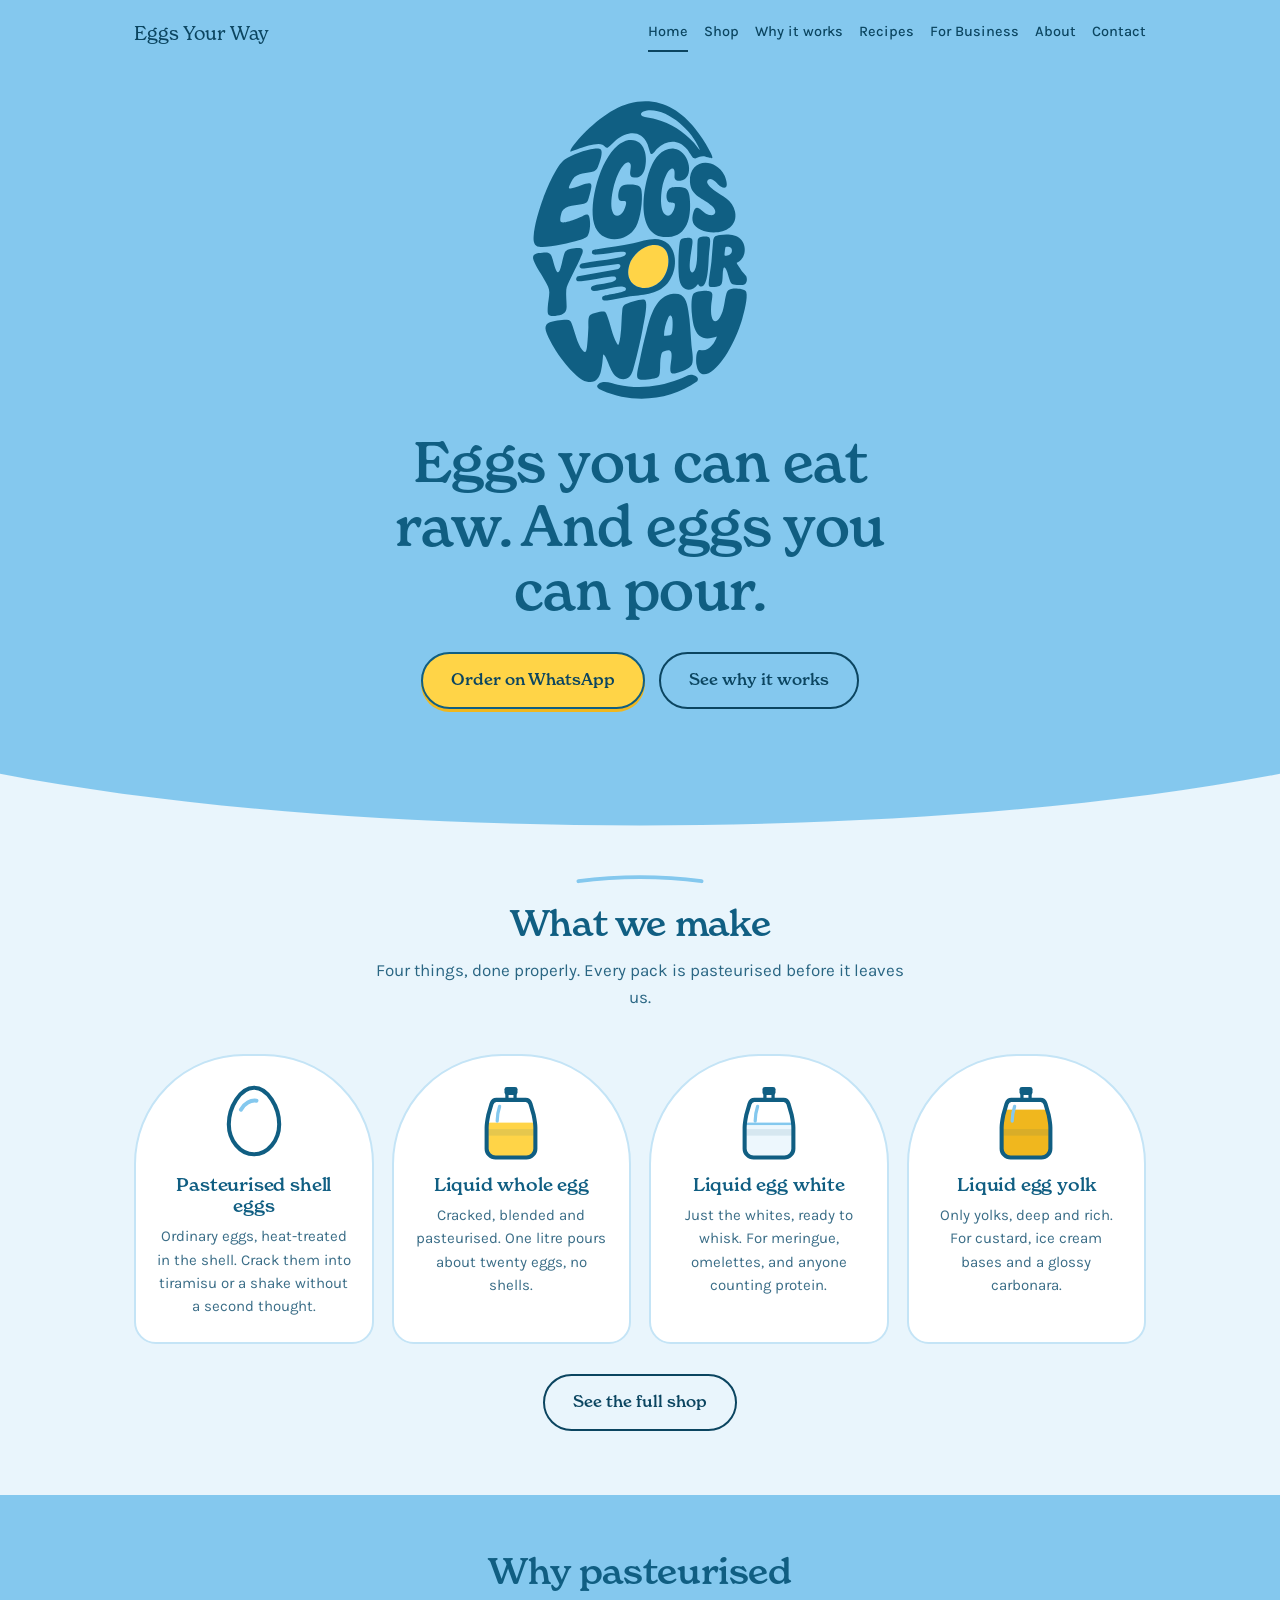
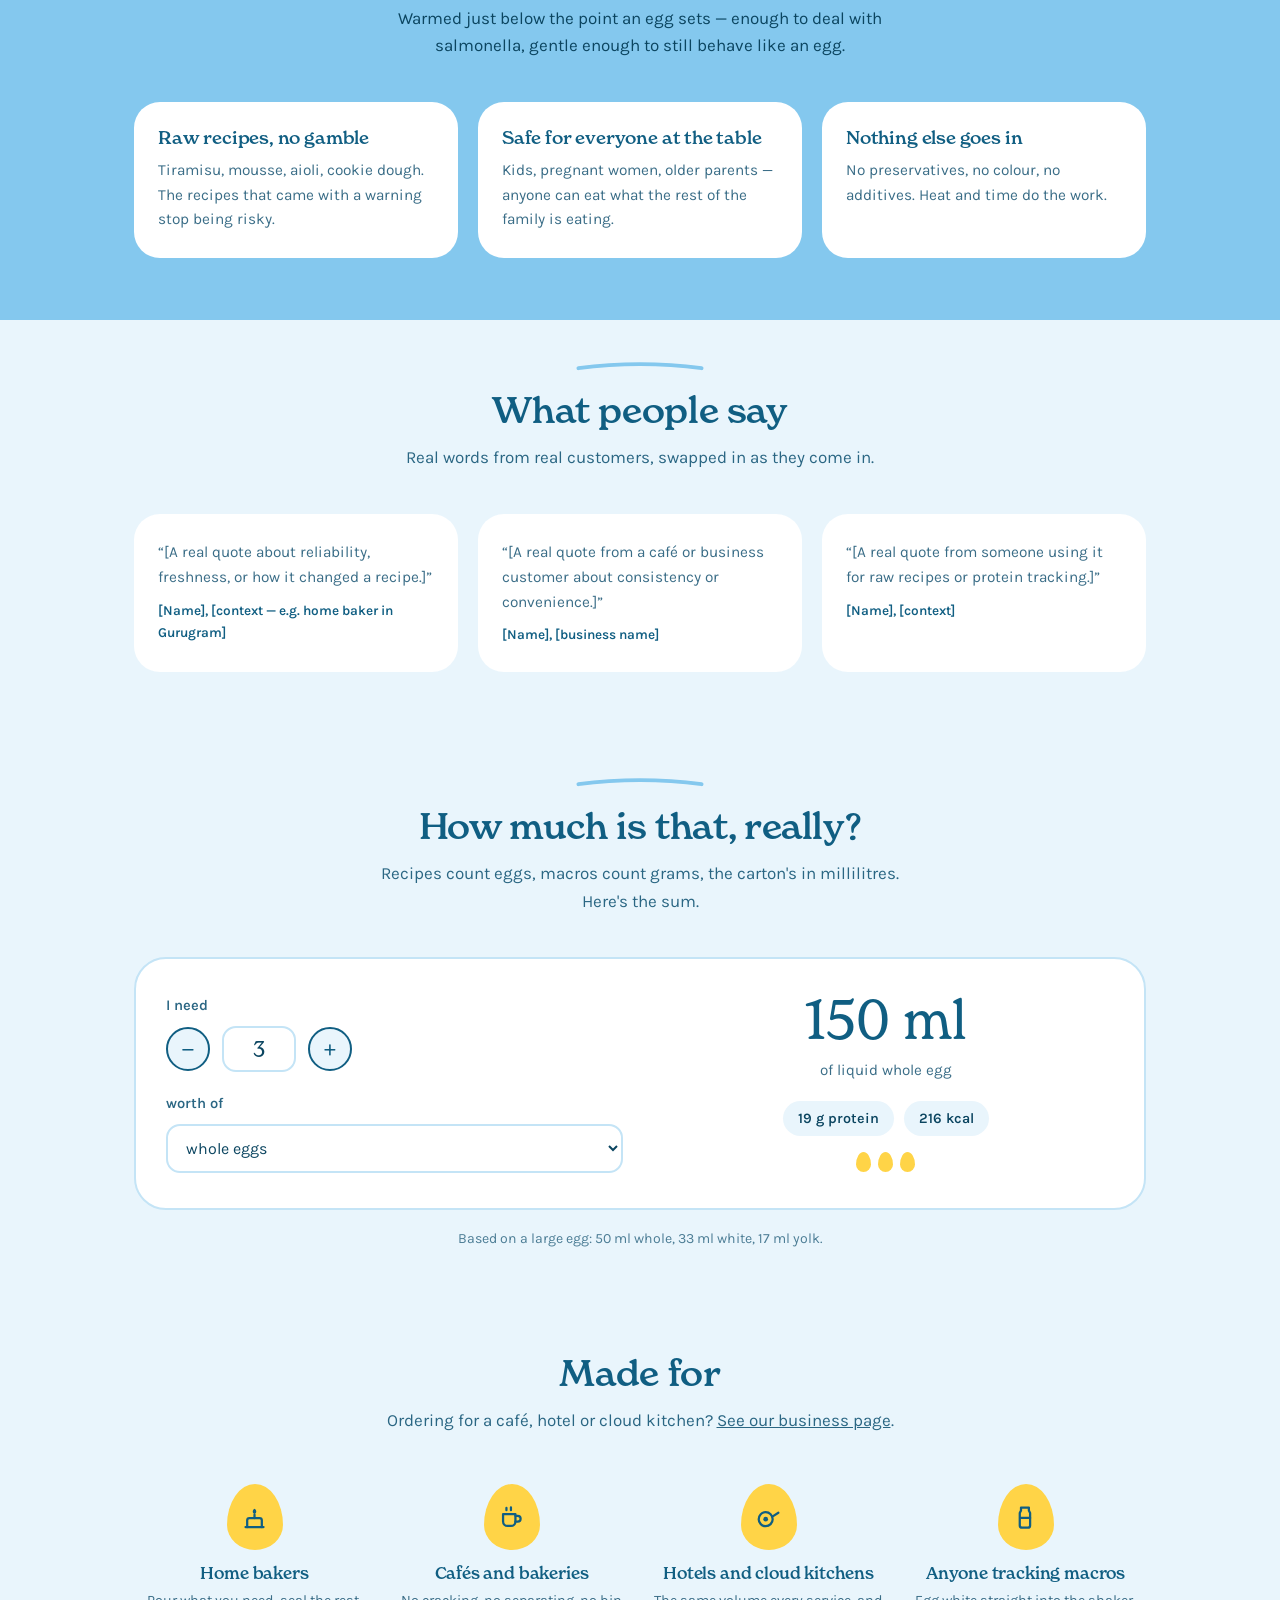
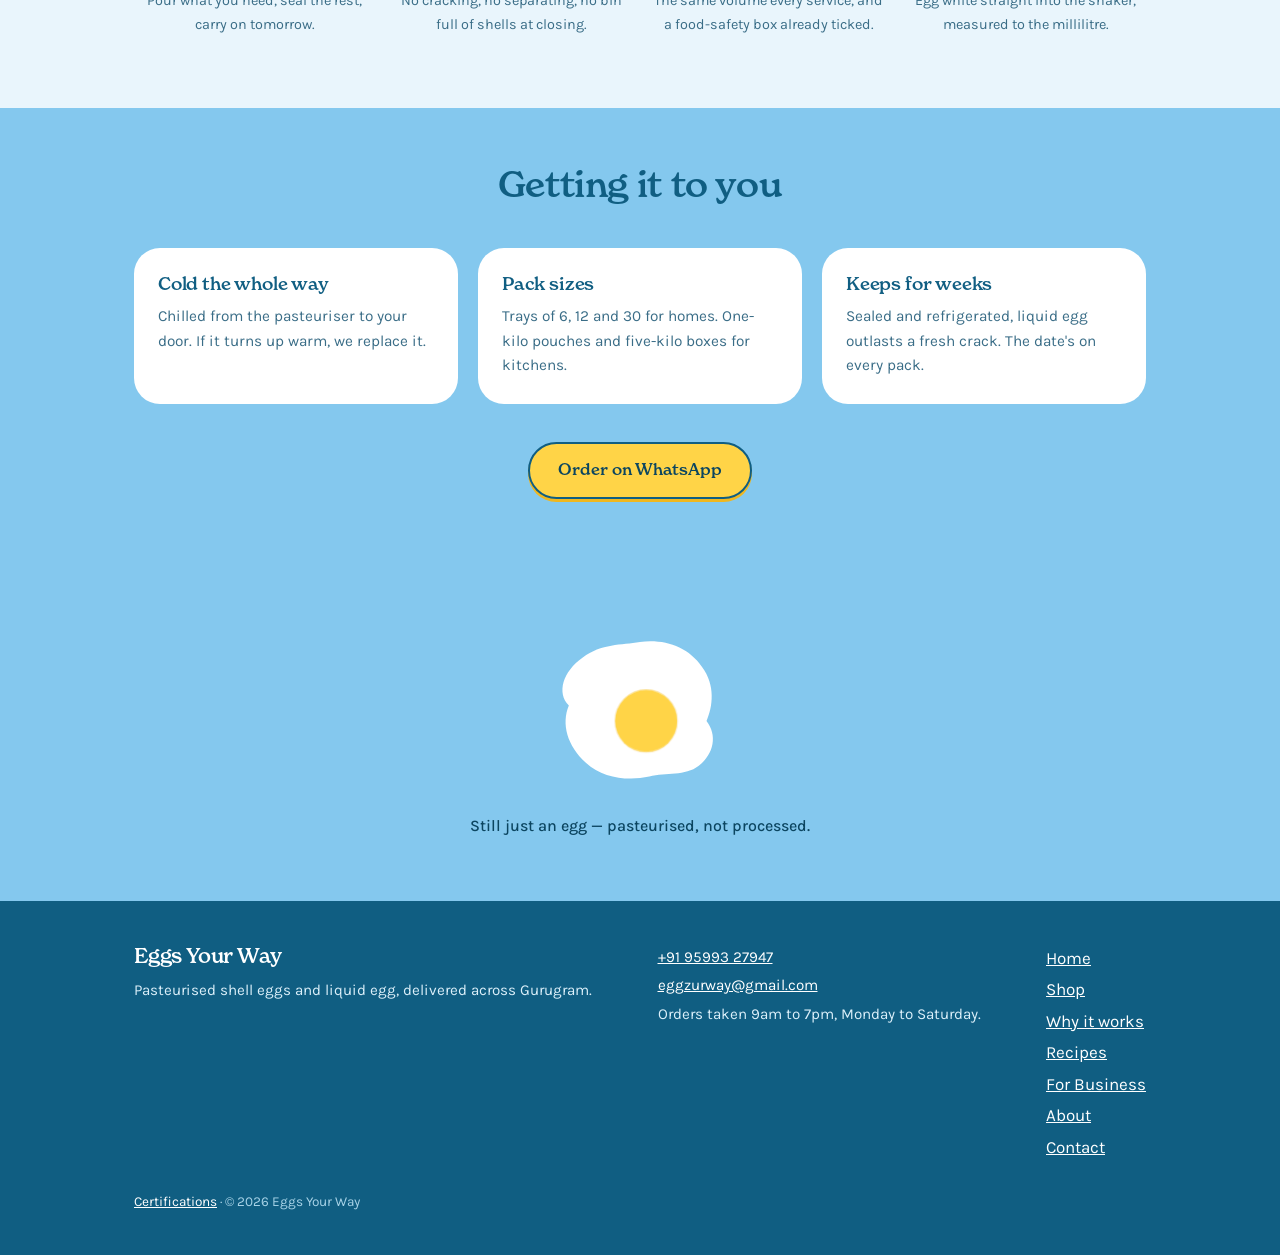
<file: index.html>
<!DOCTYPE html>
<html lang="en">
<head>
<meta charset="utf-8">
<meta name="viewport" content="width=device-width, initial-scale=1">
<title>Eggs Your Way — pasteurised eggs and liquid egg</title>
<meta name="description" content="Pasteurised shell eggs and ready-to-pour liquid egg. Safe to eat raw, kept cold from the pasteuriser to your kitchen.">
<link rel="icon" href="favicon.png">
<meta property="og:title" content="Eggs Your Way — pasteurised eggs and liquid egg">
<meta property="og:description" content="Pasteurised shell eggs and ready-to-pour liquid egg. Safe to eat raw, kept cold from the pasteuriser to your kitchen.">
<meta property="og:image" content="logo.png">
<link rel="preconnect" href="https://fonts.googleapis.com">
<link rel="preconnect" href="https://fonts.gstatic.com" crossorigin>
<link href="https://fonts.googleapis.com/css2?family=Karla:ital,wght@0,400;0,500;0,600;1,400&display=swap" rel="stylesheet">
<link rel="stylesheet" href="style.css">
</head>
<body>

<header class="bar">
  <div class="wrap bar-in">
    <a class="mark" href="index.html">
      <span>Eggs Your Way</span>
    </a>
    <nav>
      <a href="index.html" aria-current="page">Home</a>
      <a href="shop.html">Shop</a>
      <a href="why-it-works.html">Why it works</a>
      <a href="recipes.html">Recipes</a>
      <a href="business.html">For Business</a>
      <a href="about.html">About</a>
      <a href="contact.html">Contact</a>
    </nav>
  </div>
</header>

<main>

  <div class="sky-panel hero">
    <div class="wrap">
      <img class="hero-logo" src="logo.svg" alt="Eggs Your Way logo: bold lettering inside an egg with a yolk trailing speed lines">
      <h1>Eggs you can eat raw. And eggs you can pour.</h1>
      <div class="hero-cta">
        <a class="btn btn-yolk" href="https://wa.me/919599327947?text=Hi%21%20I%27d%20like%20to%20order%20eggs." target="_blank" rel="noopener">Order on WhatsApp</a>
        <a class="btn btn-plain" href="why-it-works.html">See why it works</a>
      </div>
    </div>
    <svg class="curve" viewBox="0 0 1440 100" preserveAspectRatio="none" aria-hidden="true">
      <path d="M0 26 C400 112 1040 112 1440 26 L1440 100 L0 100 Z" fill="#E9F5FC"/>
    </svg>
  </div>

  <section id="range">
    <div class="wrap">
      <div class="head">
        <svg class="arc" viewBox="0 0 240 16" aria-hidden="true"><path d="M8 12 Q120 -3 232 12" fill="none" stroke="currentColor" stroke-width="7" stroke-linecap="round"/></svg>
        <h2>What we make</h2>
        <p>Four things, done properly. Every pack is pasteurised before it leaves us.</p>
      </div>
      <div class="range">
        <article class="egg-card"><svg viewBox="0 0 96 96" role="img" aria-label="A whole egg in its shell"><path d="M48 7C65 7 79 31 79 52c0 20-14 37-31 37S17 72 17 52C17 31 31 7 48 7Z" fill="#fff"/><path d="M48 7C65 7 79 31 79 52c0 20-14 37-31 37S17 72 17 52C17 31 31 7 48 7Z" fill="none" stroke="#105E82" stroke-width="5"/><path d="M32 34c4-8 12-12 19-11" fill="none" stroke="#84C8EE" stroke-width="5" stroke-linecap="round"/></svg>
          <h3>Pasteurised shell eggs</h3>
          <p>Ordinary eggs, heat-treated in the shell. Crack them into tiramisu or a shake without a second thought.</p>
        </article>
        <article class="egg-card"><svg viewBox="0 0 96 96" role="img" aria-label="A bottle of liquid whole egg"><defs><clipPath id="c2"><path d="M30 22h36c3 0 5 2 6 5l4 14c1 5 2 10 2 15v26c0 6-5 11-11 11H29c-6 0-11-5-11-11V56c0-5 1-10 2-15l4-14c1-3 3-5 6-5Z"/></clipPath></defs><rect x="40" y="6" width="16" height="10" rx="3" fill="#105E82"/><rect x="43" y="14" width="10" height="8" fill="#fff" stroke="#105E82" stroke-width="4"/><path d="M30 22h36c3 0 5 2 6 5l4 14c1 5 2 10 2 15v26c0 6-5 11-11 11H29c-6 0-11-5-11-11V56c0-5 1-10 2-15l4-14c1-3 3-5 6-5Z" fill="#fff"/><g clip-path="url(#c2)"><rect x="14" y="50" width="68" height="80" fill="#FFD447"/></g><rect x="20" y="58" width="56" height="8" fill="#105E82" opacity=".1"/><path d="M30 22h36c3 0 5 2 6 5l4 14c1 5 2 10 2 15v26c0 6-5 11-11 11H29c-6 0-11-5-11-11V56c0-5 1-10 2-15l4-14c1-3 3-5 6-5Z" fill="none" stroke="#105E82" stroke-width="5"/><path d="M34 30c-2 6-3 12-3 18" fill="none" stroke="#84C8EE" stroke-width="4" stroke-linecap="round"/></svg>
          <h3>Liquid whole egg</h3>
          <p>Cracked, blended and pasteurised. One litre pours about twenty eggs, no shells.</p>
        </article>
        <article class="egg-card"><svg viewBox="0 0 96 96" role="img" aria-label="A bottle of liquid egg white"><defs><clipPath id="c3"><path d="M30 22h36c3 0 5 2 6 5l4 14c1 5 2 10 2 15v26c0 6-5 11-11 11H29c-6 0-11-5-11-11V56c0-5 1-10 2-15l4-14c1-3 3-5 6-5Z"/></clipPath></defs><rect x="40" y="6" width="16" height="10" rx="3" fill="#105E82"/><rect x="43" y="14" width="10" height="8" fill="#fff" stroke="#105E82" stroke-width="4"/><path d="M30 22h36c3 0 5 2 6 5l4 14c1 5 2 10 2 15v26c0 6-5 11-11 11H29c-6 0-11-5-11-11V56c0-5 1-10 2-15l4-14c1-3 3-5 6-5Z" fill="#fff"/><g clip-path="url(#c3)"><rect x="14" y="50" width="68" height="80" fill="#EDF7FD"/><rect x="14" y="50" width="68" height="3" fill="#84C8EE"/></g><rect x="20" y="58" width="56" height="8" fill="#105E82" opacity=".1"/><path d="M30 22h36c3 0 5 2 6 5l4 14c1 5 2 10 2 15v26c0 6-5 11-11 11H29c-6 0-11-5-11-11V56c0-5 1-10 2-15l4-14c1-3 3-5 6-5Z" fill="none" stroke="#105E82" stroke-width="5"/><path d="M34 30c-2 6-3 12-3 18" fill="none" stroke="#84C8EE" stroke-width="4" stroke-linecap="round"/></svg>
          <h3>Liquid egg white</h3>
          <p>Just the whites, ready to whisk. For meringue, omelettes, and anyone counting protein.</p>
        </article>
        <article class="egg-card"><svg viewBox="0 0 96 96" role="img" aria-label="A bottle of liquid egg yolk"><defs><clipPath id="c4"><path d="M30 22h36c3 0 5 2 6 5l4 14c1 5 2 10 2 15v26c0 6-5 11-11 11H29c-6 0-11-5-11-11V56c0-5 1-10 2-15l4-14c1-3 3-5 6-5Z"/></clipPath></defs><rect x="40" y="6" width="16" height="10" rx="3" fill="#105E82"/><rect x="43" y="14" width="10" height="8" fill="#fff" stroke="#105E82" stroke-width="4"/><path d="M30 22h36c3 0 5 2 6 5l4 14c1 5 2 10 2 15v26c0 6-5 11-11 11H29c-6 0-11-5-11-11V56c0-5 1-10 2-15l4-14c1-3 3-5 6-5Z" fill="#fff"/><g clip-path="url(#c4)"><rect x="14" y="34" width="68" height="80" fill="#F0B71E"/></g><rect x="20" y="58" width="56" height="8" fill="#105E82" opacity=".1"/><path d="M30 22h36c3 0 5 2 6 5l4 14c1 5 2 10 2 15v26c0 6-5 11-11 11H29c-6 0-11-5-11-11V56c0-5 1-10 2-15l4-14c1-3 3-5 6-5Z" fill="none" stroke="#105E82" stroke-width="5"/><path d="M34 30c-2 6-3 12-3 18" fill="none" stroke="#84C8EE" stroke-width="4" stroke-linecap="round"/></svg>
          <h3>Liquid egg yolk</h3>
          <p>Only yolks, deep and rich. For custard, ice cream bases and a glossy carbonara.</p>
        </article>
      </div>
      <div style="text-align:center;margin-top:30px">
        <a class="btn btn-plain" href="shop.html">See the full shop</a>
      </div>
    </div>
  </section>

  <section class="on-sky">
    <div class="wrap">
      <div class="head">
        <h2>Why pasteurised</h2>
        <p>Warmed just below the point an egg sets &mdash; enough to deal with salmonella, gentle enough to still behave like an egg.</p>
      </div>
      <div class="trio">
        <div class="card">
          <h3>Raw recipes, no gamble</h3>
          <p>Tiramisu, mousse, aioli, cookie dough. The recipes that came with a warning stop being risky.</p>
        </div>
        <div class="card">
          <h3>Safe for everyone at the table</h3>
          <p>Kids, pregnant women, older parents &mdash; anyone can eat what the rest of the family is eating.</p>
        </div>
        <div class="card">
          <h3>Nothing else goes in</h3>
          <p>No preservatives, no colour, no additives. Heat and time do the work.</p>
        </div>
      </div>
    </div>
  </section>

  <section id="reviews">
    <div class="wrap">
      <div class="head">
        <svg class="arc" viewBox="0 0 240 16" aria-hidden="true"><path d="M8 12 Q120 -3 232 12" fill="none" stroke="currentColor" stroke-width="7" stroke-linecap="round"/></svg>
        <h2>What people say</h2>
        <p>Real words from real customers, swapped in as they come in.</p>
      </div>
      <div class="trio">
        <div class="card">
          <p>&ldquo;[A real quote about reliability, freshness, or how it changed a recipe.]&rdquo;</p>
          <p class="cite">[Name], [context &mdash; e.g. home baker in Gurugram]</p>
        </div>
        <div class="card">
          <p>&ldquo;[A real quote from a caf&eacute; or business customer about consistency or convenience.]&rdquo;</p>
          <p class="cite">[Name], [business name]</p>
        </div>
        <div class="card">
          <p>&ldquo;[A real quote from someone using it for raw recipes or protein tracking.]&rdquo;</p>
          <p class="cite">[Name], [context]</p>
        </div>
      </div>
    </div>
  </section>

  <section id="convert">
    <div class="wrap">
      <div class="head">
        <svg class="arc" viewBox="0 0 240 16" aria-hidden="true"><path d="M8 12 Q120 -3 232 12" fill="none" stroke="currentColor" stroke-width="7" stroke-linecap="round"/></svg>
        <h2>How much is that, really?</h2>
        <p>Recipes count eggs, macros count grams, the carton's in millilitres. Here's the sum.</p>
      </div>
      <div class="calc">
        <div>
          <label for="count">I need</label>
          <div class="stepper">
            <button type="button" id="minus" aria-label="One fewer egg">&minus;</button>
            <input id="count" type="number" min="1" max="99" value="3" inputmode="numeric" aria-label="Number of eggs">
            <button type="button" id="plus" aria-label="One more egg">+</button>
          </div>
          <label for="kind" style="margin-top:20px">worth of</label>
          <select id="kind" aria-label="Type of egg">
            <option value="whole">whole eggs</option>
            <option value="white">egg whites</option>
            <option value="yolk">egg yolks</option>
          </select>
        </div>
        <div class="readout">
          <span class="amount" id="amount">150 ml</span>
          <p class="caption" id="caption">of liquid whole egg</p>
          <div class="macros"><span id="pro">19 g protein</span><span id="kcal">215 kcal</span></div>
          <div class="dots" id="dots" aria-hidden="true"></div>
        </div>
      </div>
      <p class="footnote">Based on a large egg: 50 ml whole, 33 ml white, 17 ml yolk.</p>
    </div>
  </section>

  <section id="for">
    <div class="wrap">
      <div class="head">
        <h2>Made for</h2>
        <p>Ordering for a caf&eacute;, hotel or cloud kitchen? <a href="business.html">See our business page</a>.</p>
      </div>
      <div class="for-grid">
        <div class="for-item">
          <div class="blob" aria-hidden="true"><svg viewBox="0 0 24 24" fill="none" stroke="currentColor" stroke-width="2" stroke-linecap="round" stroke-linejoin="round"><path d="M4 20.5h16"/><path d="M5.5 20.5v-6a2 2 0 012-2h9a2 2 0 012 2v6"/><path d="M12 12.5V9.5"/><path d="M12 7.8c.9-.9.6-1.9 0-2.5-.6.6-.9 1.6 0 2.5Z"/></svg></div>
          <h3>Home bakers</h3>
          <p>Pour what you need, seal the rest, carry on tomorrow.</p>
        </div>
        <div class="for-item">
          <div class="blob" aria-hidden="true"><svg viewBox="0 0 24 24" fill="none" stroke="currentColor" stroke-width="2" stroke-linecap="round" stroke-linejoin="round"><path d="M4.5 9h11v6.5a4 4 0 01-4 4h-3a4 4 0 01-4-4V9Z"/><path d="M15.5 10.5h2a2.6 2.6 0 010 5.2h-2"/><path d="M7.5 3.5v2M11.5 3v2.5"/></svg></div>
          <h3>Caf&eacute;s and bakeries</h3>
          <p>No cracking, no separating, no bin full of shells at closing.</p>
        </div>
        <div class="for-item">
          <div class="blob" aria-hidden="true"><svg viewBox="0 0 24 24" fill="none" stroke="currentColor" stroke-width="2" stroke-linecap="round" stroke-linejoin="round"><circle cx="9.5" cy="13.5" r="6.2"/><path d="M15.4 11.2l5.4-3.4"/><circle cx="9.5" cy="13.5" r="2.1" fill="currentColor" stroke="none"/></svg></div>
          <h3>Hotels and cloud kitchens</h3>
          <p>The same volume every service, and a food-safety box already ticked.</p>
        </div>
        <div class="for-item">
          <div class="blob" aria-hidden="true"><svg viewBox="0 0 24 24" fill="none" stroke="currentColor" stroke-width="2" stroke-linecap="round" stroke-linejoin="round"><path d="M9 3.2h6v2.6l1.1 2.2v11a2 2 0 01-2 2h-5.2a2 2 0 01-2-2v-11L8 5.8V3.2Z"/><path d="M7.9 12.4h8.2"/></svg></div>
          <h3>Anyone tracking macros</h3>
          <p>Egg white straight into the shaker, measured to the millilitre.</p>
        </div>
      </div>
    </div>
  </section>

  <section class="on-sky">
    <div class="wrap">
      <div class="head">
        <h2>Getting it to you</h2>
      </div>
      <div class="trio">
        <div class="card">
          <h3>Cold the whole way</h3>
          <p>Chilled from the pasteuriser to your door. If it turns up warm, we replace it.</p>
        </div>
        <div class="card">
          <h3>Pack sizes</h3>
          <p>Trays of 6, 12 and 30 for homes. One-kilo pouches and five-kilo boxes for kitchens.</p>
        </div>
        <div class="card">
          <h3>Keeps for weeks</h3>
          <p>Sealed and refrigerated, liquid egg outlasts a fresh crack. The date's on every pack.</p>
        </div>
      </div>
      <div style="text-align:center;margin-top:38px">
        <a class="btn btn-yolk" href="https://wa.me/919599327947?text=Hi%21%20I%27d%20like%20to%20order%20eggs." target="_blank" rel="noopener">Order on WhatsApp</a>
      </div>
    </div>
  </section>

  <section class="on-sky egg-band">
    <div class="wrap">
      <div class="egg-anim" id="eggAnim">
        <svg viewBox="0 0 256 200" aria-hidden="true">
          <defs>
            <clipPath id="yolkClip"><circle cx="136" cy="118" r="40"/></clipPath>
          </defs>
          <path class="egg-white" d="M128 16 C160 12 190 22 208 48 C226 72 222 100 214 118 C228 136 224 160 204 176 C186 190 162 184 140 190 C112 196 80 192 58 172 C34 150 26 122 36 98 C20 82 28 54 54 36 C78 18 104 20 128 16 Z" fill="#fff"/>
          <g class="yolk">
            <circle class="yolk-outline" cx="136" cy="118" r="40" fill="none" stroke="#F0B71E" stroke-width="2" opacity=".35"/>
            <g clip-path="url(#yolkClip)">
              <g class="wave-group">
                <path class="wave-back" d="M-160,0 q10,-8,20,0 q10,8,20,0 q10,-8,20,0 q10,8,20,0 q10,-8,20,0 q10,8,20,0 q10,-8,20,0 q10,8,20,0 q10,-8,20,0 q10,8,20,0 q10,-8,20,0 q10,8,20,0 q10,-8,20,0 q10,8,20,0 q10,-8,20,0 q10,8,20,0 V220 H-160 Z" fill="#F0B71E" opacity=".55"/>
                <path class="wave-front" d="M-160,0 q10,6,20,0 q10,-6,20,0 q10,6,20,0 q10,-6,20,0 q10,6,20,0 q10,-6,20,0 q10,6,20,0 q10,-6,20,0 q10,6,20,0 q10,-6,20,0 q10,6,20,0 q10,-6,20,0 q10,6,20,0 q10,-6,20,0 q10,6,20,0 q10,-6,20,0 V220 H-160 Z" fill="#FFD447"/>
              </g>
              <circle class="bubble" cx="124" cy="148" r="4"/>
              <circle class="bubble" cx="148" cy="150" r="3"/>
              <circle class="bubble" cx="132" cy="142" r="5"/>
              <circle class="bubble" cx="140" cy="146" r="3.5"/>
            </g>
          </g>
        </svg>
      </div>
      <p class="egg-caption">Still just an egg &mdash; pasteurised, not processed.</p>
    </div>
  </section>
</main>

<footer>
  <div class="wrap foot-in">
    <div>
      <h3>Eggs Your Way</h3>
      <p>Pasteurised shell eggs and liquid egg, delivered across Gurugram.</p>
    </div>
    <div>
      <p><a href="https://wa.me/919599327947">+91 95993 27947</a></p>
      <p><a href="mailto:eggzurway@gmail.com">eggzurway@gmail.com</a></p>
      <p>Orders taken 9am to 7pm, Monday to Saturday.</p>
    </div>
    <nav>
      <a href="index.html">Home</a>
      <a href="shop.html">Shop</a>
      <a href="why-it-works.html">Why it works</a>
      <a href="recipes.html">Recipes</a>
      <a href="business.html">For Business</a>
      <a href="about.html">About</a>
      <a href="contact.html">Contact</a>
    </nav>
  </div>
  <div class="wrap"><p class="foot-note"><a href="about.html#certifications">Certifications</a> &middot; &copy; <span id="yr">2026</span> Eggs Your Way</p></div>
</footer>
<script>document.getElementById('yr').textContent=new Date().getFullYear();</script>
<script>
(function(){
  var data = {
    whole:{ml:50, pro:6.3, kcal:72, name:'of liquid whole egg'},
    white:{ml:33, pro:3.6, kcal:17, name:'of liquid egg white'},
    yolk: {ml:17, pro:2.7, kcal:55, name:'of liquid egg yolk'}
  };
  var count=document.getElementById('count'), kind=document.getElementById('kind'),
      amount=document.getElementById('amount'), caption=document.getElementById('caption'),
      pro=document.getElementById('pro'), kcal=document.getElementById('kcal'),
      dots=document.getElementById('dots');

  function render(){
    var n=parseInt(count.value,10);
    if(isNaN(n)||n<1) n=1;
    if(n>99) n=99;
    count.value=n;
    var d=data[kind.value];
    amount.textContent=(n*d.ml)+' ml';
    caption.textContent=d.name;
    pro.textContent=Math.round(n*d.pro)+' g protein';
    kcal.textContent=Math.round(n*d.kcal)+' kcal';
    amount.classList.remove('pop'); void amount.offsetWidth; amount.classList.add('pop');
    dots.innerHTML='';
    if(n<=12){ for(var i=0;i<n;i++) dots.appendChild(document.createElement('i')); }
  }
  document.getElementById('minus').addEventListener('click',function(){
    count.value=Math.max(1,parseInt(count.value,10)-1); render();
  });
  document.getElementById('plus').addEventListener('click',function(){
    count.value=Math.min(99,parseInt(count.value,10)+1); render();
  });
  count.addEventListener('input',render);
  kind.addEventListener('change',render);
  render();
})();
</script><script>
(function(){
  var el = document.getElementById('eggAnim');
  if(!el) return;
  if('IntersectionObserver' in window){
    var io = new IntersectionObserver(function(entries){
      entries.forEach(function(entry){
        if(entry.isIntersecting){
          el.classList.add('in-view');
          io.unobserve(el);
        }
      });
    }, {threshold:.4});
    io.observe(el);
  } else {
    el.classList.add('in-view');
  }
})();
</script>
</body>
</html>
</file>
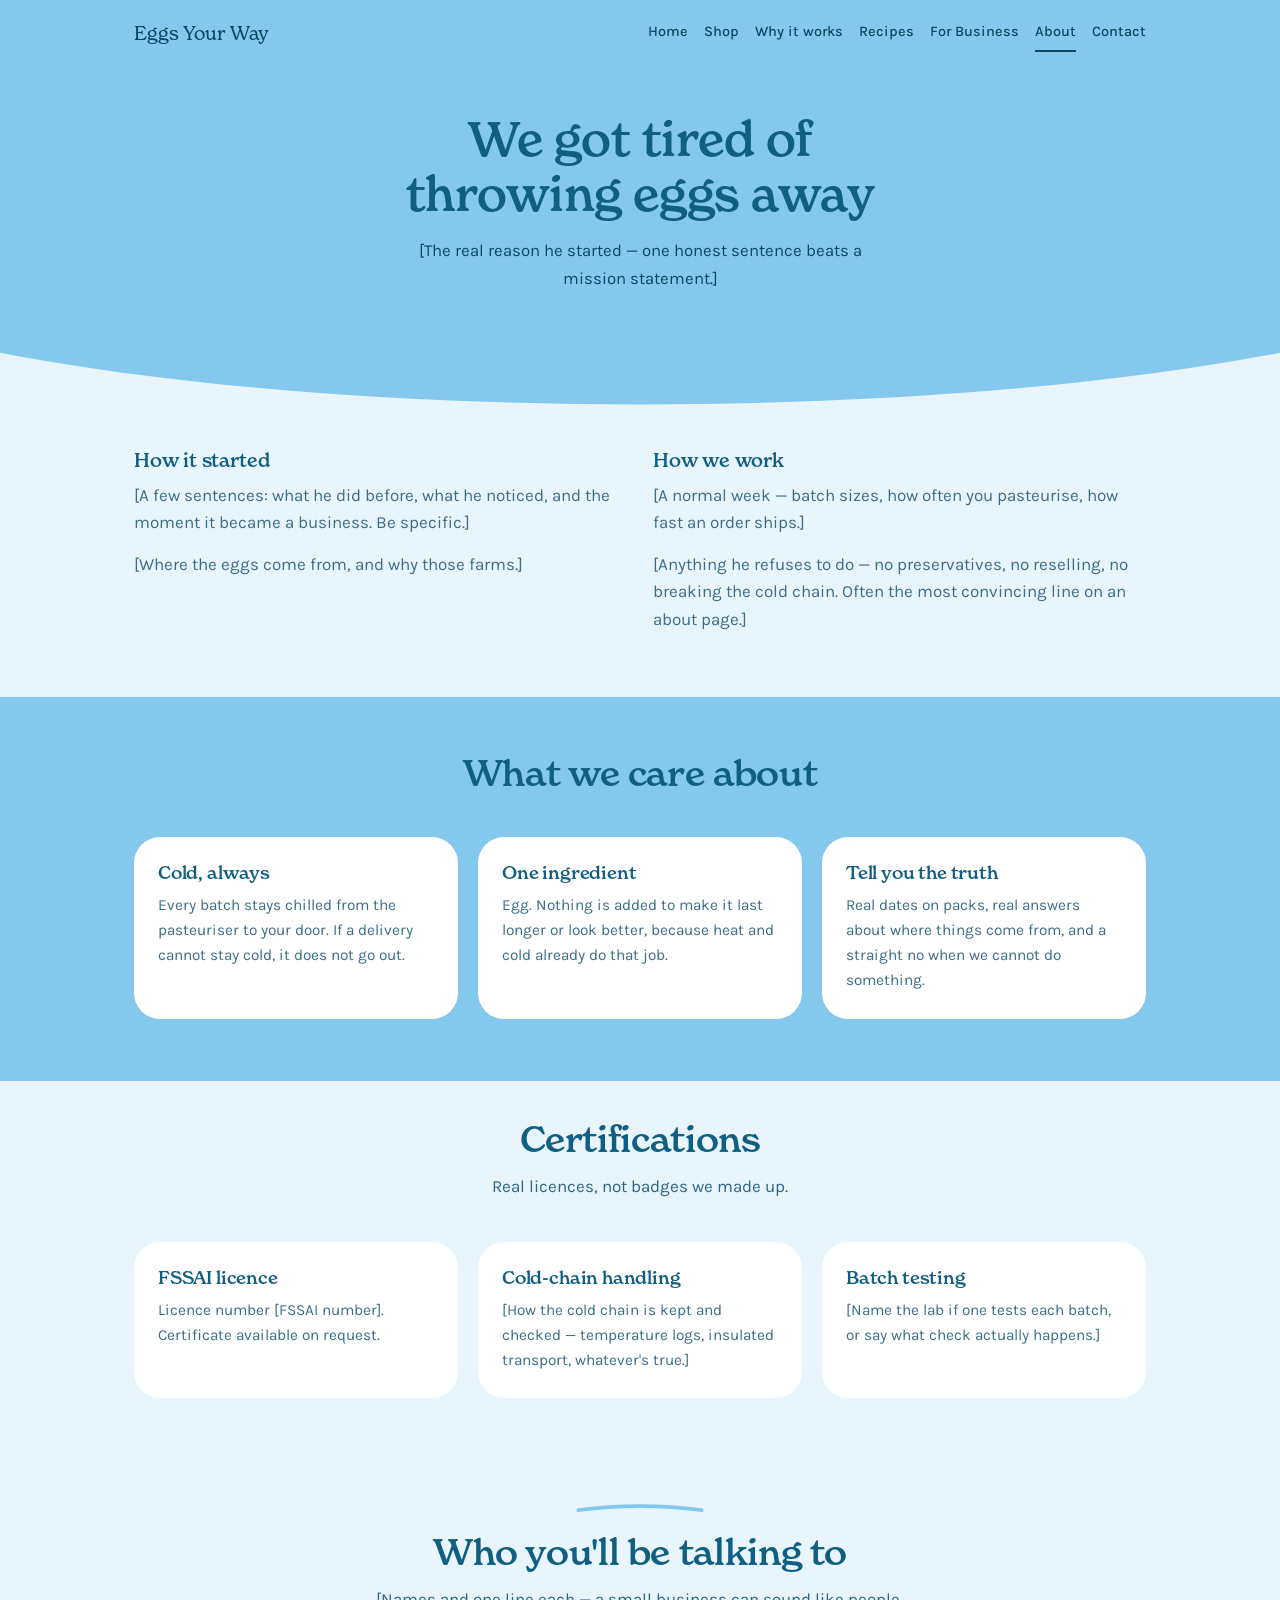
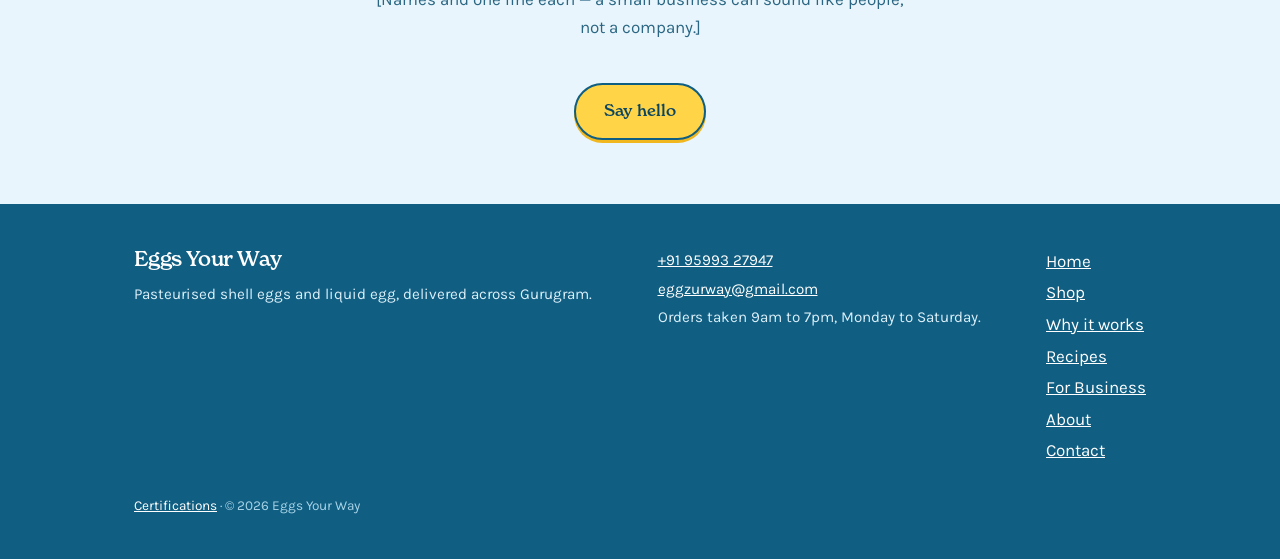
<file: about.html>
<!DOCTYPE html>
<html lang="en">
<head>
<meta charset="utf-8">
<meta name="viewport" content="width=device-width, initial-scale=1">
<title>About — Eggs Your Way</title>
<meta name="description" content="Who we are, where the eggs come from, and how we work.">
<link rel="icon" href="favicon.png">
<meta property="og:title" content="About — Eggs Your Way">
<meta property="og:description" content="Who we are, where the eggs come from, and how we work.">
<meta property="og:image" content="logo.png">
<link rel="preconnect" href="https://fonts.googleapis.com">
<link rel="preconnect" href="https://fonts.gstatic.com" crossorigin>
<link href="https://fonts.googleapis.com/css2?family=Karla:ital,wght@0,400;0,500;0,600;1,400&display=swap" rel="stylesheet">
<link rel="stylesheet" href="style.css">
</head>
<body>

<header class="bar">
  <div class="wrap bar-in">
    <a class="mark" href="index.html">
      <span>Eggs Your Way</span>
    </a>
    <nav>
      <a href="index.html">Home</a>
      <a href="shop.html">Shop</a>
      <a href="why-it-works.html">Why it works</a>
      <a href="recipes.html">Recipes</a>
      <a href="business.html">For Business</a>
      <a href="about.html" aria-current="page">About</a>
      <a href="contact.html">Contact</a>
    </nav>
  </div>
</header>

<main>

  <div class="sky-panel page-head">
    <div class="wrap">
      <h1>We got tired of throwing eggs away</h1>
      <p>[The real reason he started &mdash; one honest sentence beats a mission statement.]</p>
    </div>
    <svg class="curve" viewBox="0 0 1440 100" preserveAspectRatio="none" aria-hidden="true">
      <path d="M0 26 C400 112 1040 112 1440 26 L1440 100 L0 100 Z" fill="#E9F5FC"/>
    </svg>
  </div>

  <section>
    <div class="wrap">
      <div class="duo">
        <div class="prose">
          <h3>How it started</h3>
          <p>[A few sentences: what he did before, what he noticed, and the moment it became a business. Be specific.]</p>
          <p>[Where the eggs come from, and why those farms.]</p>
        </div>
        <div class="prose">
          <h3>How we work</h3>
          <p>[A normal week &mdash; batch sizes, how often you pasteurise, how fast an order ships.]</p>
          <p>[Anything he refuses to do &mdash; no preservatives, no reselling, no breaking the cold chain. Often the most convincing line on an about page.]</p>
        </div>
      </div>
    </div>
  </section>

  <section class="on-sky">
    <div class="wrap">
      <div class="head"><h2>What we care about</h2></div>
      <div class="trio">
        <div class="card">
          <h3>Cold, always</h3>
          <p>Every batch stays chilled from the pasteuriser to your door. If a delivery cannot stay cold, it does not go out.</p>
        </div>
        <div class="card">
          <h3>One ingredient</h3>
          <p>Egg. Nothing is added to make it last longer or look better, because heat and cold already do that job.</p>
        </div>
        <div class="card">
          <h3>Tell you the truth</h3>
          <p>Real dates on packs, real answers about where things come from, and a straight no when we cannot do something.</p>
        </div>
      </div>
    </div>
  </section>

  <section id="certifications">
    <div class="wrap">
      <div class="head"><h2>Certifications</h2><p>Real licences, not badges we made up.</p></div>
      <div class="trio">
        <div class="card">
          <h3>FSSAI licence</h3>
          <p>Licence number [FSSAI number]. Certificate available on request.</p>
        </div>
        <div class="card">
          <h3>Cold-chain handling</h3>
          <p>[How the cold chain is kept and checked &mdash; temperature logs, insulated transport, whatever's true.]</p>
        </div>
        <div class="card">
          <h3>Batch testing</h3>
          <p>[Name the lab if one tests each batch, or say what check actually happens.]</p>
        </div>
      </div>
    </div>
  </section>

  <section>
    <div class="wrap">
      <div class="head">
        <svg class="arc" viewBox="0 0 240 16" aria-hidden="true"><path d="M8 12 Q120 -3 232 12" fill="none" stroke="currentColor" stroke-width="7" stroke-linecap="round"/></svg>
        <h2>Who you'll be talking to</h2>
        <p>[Names and one line each &mdash; a small business can sound like people, not a company.]</p>
      </div>
      <div style="text-align:center">
        <a class="btn btn-yolk" href="contact.html">Say hello</a>
      </div>
    </div>
  </section>
</main>

<footer>
  <div class="wrap foot-in">
    <div>
      <h3>Eggs Your Way</h3>
      <p>Pasteurised shell eggs and liquid egg, delivered across Gurugram.</p>
    </div>
    <div>
      <p><a href="https://wa.me/919599327947">+91 95993 27947</a></p>
      <p><a href="mailto:eggzurway@gmail.com">eggzurway@gmail.com</a></p>
      <p>Orders taken 9am to 7pm, Monday to Saturday.</p>
    </div>
    <nav>
      <a href="index.html">Home</a>
      <a href="shop.html">Shop</a>
      <a href="why-it-works.html">Why it works</a>
      <a href="recipes.html">Recipes</a>
      <a href="business.html">For Business</a>
      <a href="about.html">About</a>
      <a href="contact.html">Contact</a>
    </nav>
  </div>
  <div class="wrap"><p class="foot-note"><a href="about.html#certifications">Certifications</a> &middot; &copy; <span id="yr">2026</span> Eggs Your Way</p></div>
</footer>
<script>document.getElementById('yr').textContent=new Date().getFullYear();</script>

</body>
</html>
</file>
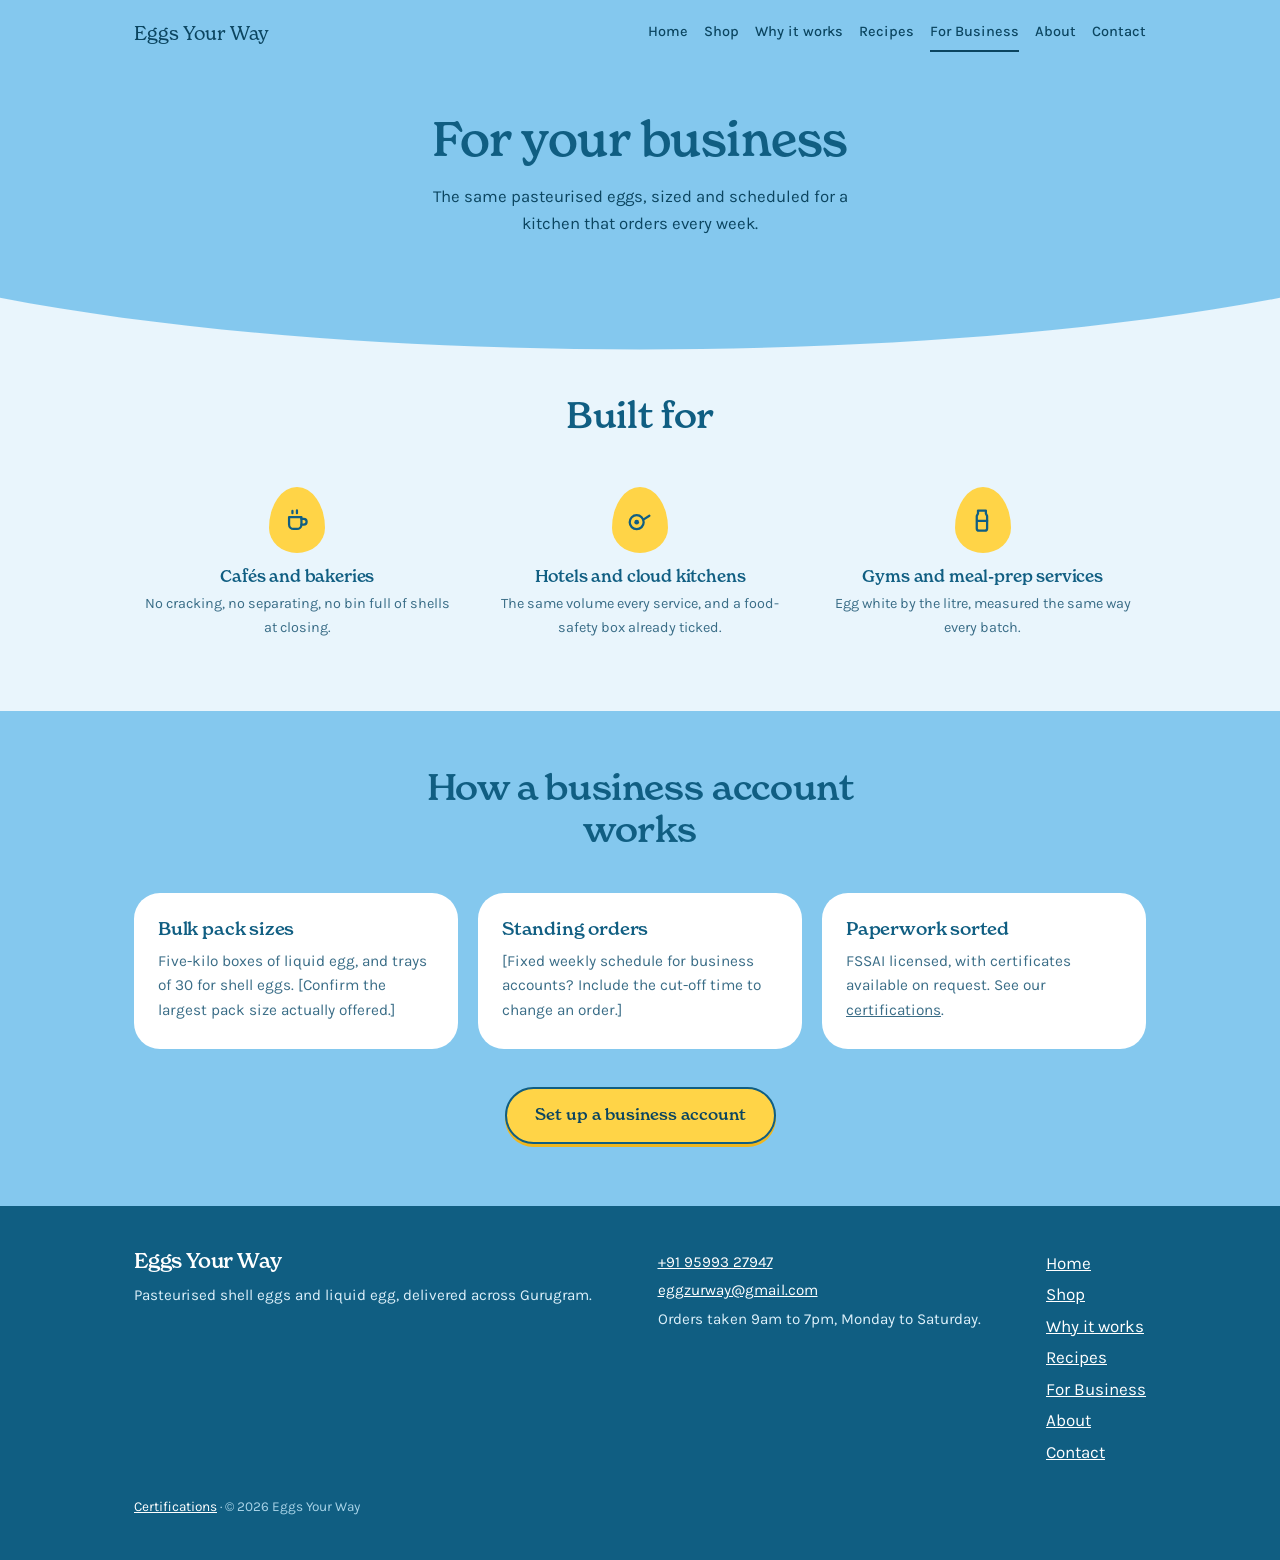
<file: business.html>
<!DOCTYPE html>
<html lang="en">
<head>
<meta charset="utf-8">
<meta name="viewport" content="width=device-width, initial-scale=1">
<title>For Business — Eggs Your Way</title>
<meta name="description" content="Bulk pasteurised eggs and liquid egg for cafes, hotels, cloud kitchens and meal-prep services.">
<link rel="icon" href="favicon.png">
<meta property="og:title" content="For Business — Eggs Your Way">
<meta property="og:description" content="Bulk pasteurised eggs and liquid egg for cafes, hotels, cloud kitchens and meal-prep services.">
<meta property="og:image" content="logo.png">
<link rel="preconnect" href="https://fonts.googleapis.com">
<link rel="preconnect" href="https://fonts.gstatic.com" crossorigin>
<link href="https://fonts.googleapis.com/css2?family=Karla:ital,wght@0,400;0,500;0,600;1,400&display=swap" rel="stylesheet">
<link rel="stylesheet" href="style.css">
</head>
<body>

<header class="bar">
  <div class="wrap bar-in">
    <a class="mark" href="index.html">
      <span>Eggs Your Way</span>
    </a>
    <nav>
      <a href="index.html">Home</a>
      <a href="shop.html">Shop</a>
      <a href="why-it-works.html">Why it works</a>
      <a href="recipes.html">Recipes</a>
      <a href="business.html" aria-current="page">For Business</a>
      <a href="about.html">About</a>
      <a href="contact.html">Contact</a>
    </nav>
  </div>
</header>

<main>

  <div class="sky-panel page-head">
    <div class="wrap">
      <h1>For your business</h1>
      <p>The same pasteurised eggs, sized and scheduled for a kitchen that orders every week.</p>
    </div>
    <svg class="curve" viewBox="0 0 1440 100" preserveAspectRatio="none" aria-hidden="true">
      <path d="M0 26 C400 112 1040 112 1440 26 L1440 100 L0 100 Z" fill="#E9F5FC"/>
    </svg>
  </div>

  <section>
    <div class="wrap">
      <div class="head"><h2>Built for</h2></div>
      <div class="for-grid three">
        <div class="for-item">
          <div class="blob" aria-hidden="true"><svg viewBox="0 0 24 24" fill="none" stroke="currentColor" stroke-width="2" stroke-linecap="round" stroke-linejoin="round"><path d="M4.5 9h11v6.5a4 4 0 01-4 4h-3a4 4 0 01-4-4V9Z"/><path d="M15.5 10.5h2a2.6 2.6 0 010 5.2h-2"/><path d="M7.5 3.5v2M11.5 3v2.5"/></svg></div>
          <h3>Caf&eacute;s and bakeries</h3>
          <p>No cracking, no separating, no bin full of shells at closing.</p>
        </div>
        <div class="for-item">
          <div class="blob" aria-hidden="true"><svg viewBox="0 0 24 24" fill="none" stroke="currentColor" stroke-width="2" stroke-linecap="round" stroke-linejoin="round"><circle cx="9.5" cy="13.5" r="6.2"/><path d="M15.4 11.2l5.4-3.4"/><circle cx="9.5" cy="13.5" r="2.1" fill="currentColor" stroke="none"/></svg></div>
          <h3>Hotels and cloud kitchens</h3>
          <p>The same volume every service, and a food-safety box already ticked.</p>
        </div>
        <div class="for-item">
          <div class="blob" aria-hidden="true"><svg viewBox="0 0 24 24" fill="none" stroke="currentColor" stroke-width="2" stroke-linecap="round" stroke-linejoin="round"><path d="M9 3.2h6v2.6l1.1 2.2v11a2 2 0 01-2 2h-5.2a2 2 0 01-2-2v-11L8 5.8V3.2Z"/><path d="M7.9 12.4h8.2"/></svg></div>
          <h3>Gyms and meal-prep services</h3>
          <p>Egg white by the litre, measured the same way every batch.</p>
        </div>
      </div>
    </div>
  </section>

  <section class="on-sky">
    <div class="wrap">
      <div class="head"><h2>How a business account works</h2></div>
      <div class="trio">
        <div class="card">
          <h3>Bulk pack sizes</h3>
          <p>Five-kilo boxes of liquid egg, and trays of 30 for shell eggs. [Confirm the largest pack size actually offered.]</p>
        </div>
        <div class="card">
          <h3>Standing orders</h3>
          <p>[Fixed weekly schedule for business accounts? Include the cut-off time to change an order.]</p>
        </div>
        <div class="card">
          <h3>Paperwork sorted</h3>
          <p>FSSAI licensed, with certificates available on request. See our <a href="about.html#certifications">certifications</a>.</p>
        </div>
      </div>
      <div style="text-align:center;margin-top:38px">
        <a class="btn btn-yolk" href="https://wa.me/919599327947?text=Hi%21%20I%20run%20a%20business%20and%20would%20like%20to%20set%20up%20a%20standing%20order." target="_blank" rel="noopener">Set up a business account</a>
      </div>
    </div>
  </section>
</main>

<footer>
  <div class="wrap foot-in">
    <div>
      <h3>Eggs Your Way</h3>
      <p>Pasteurised shell eggs and liquid egg, delivered across Gurugram.</p>
    </div>
    <div>
      <p><a href="https://wa.me/919599327947">+91 95993 27947</a></p>
      <p><a href="mailto:eggzurway@gmail.com">eggzurway@gmail.com</a></p>
      <p>Orders taken 9am to 7pm, Monday to Saturday.</p>
    </div>
    <nav>
      <a href="index.html">Home</a>
      <a href="shop.html">Shop</a>
      <a href="why-it-works.html">Why it works</a>
      <a href="recipes.html">Recipes</a>
      <a href="business.html">For Business</a>
      <a href="about.html">About</a>
      <a href="contact.html">Contact</a>
    </nav>
  </div>
  <div class="wrap"><p class="foot-note"><a href="about.html#certifications">Certifications</a> &middot; &copy; <span id="yr">2026</span> Eggs Your Way</p></div>
</footer>
<script>document.getElementById('yr').textContent=new Date().getFullYear();</script>

</body>
</html>
</file>
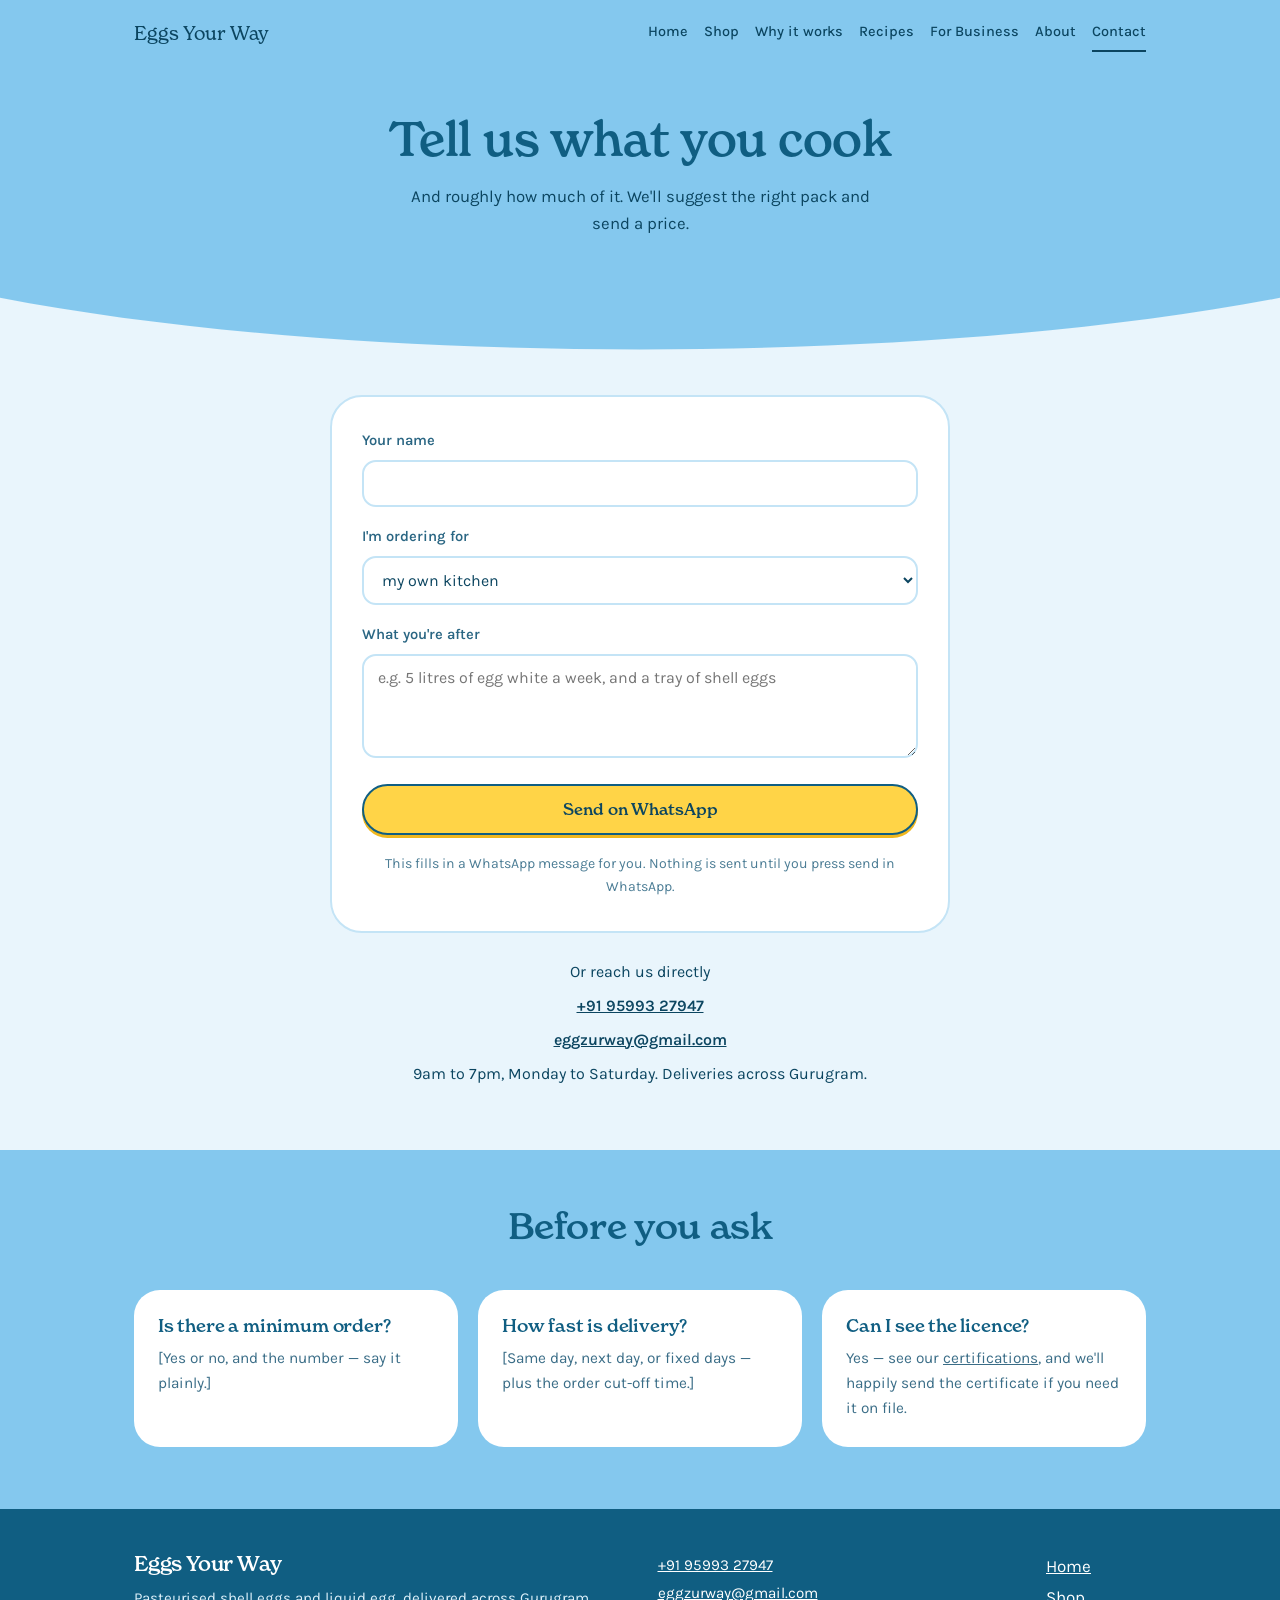
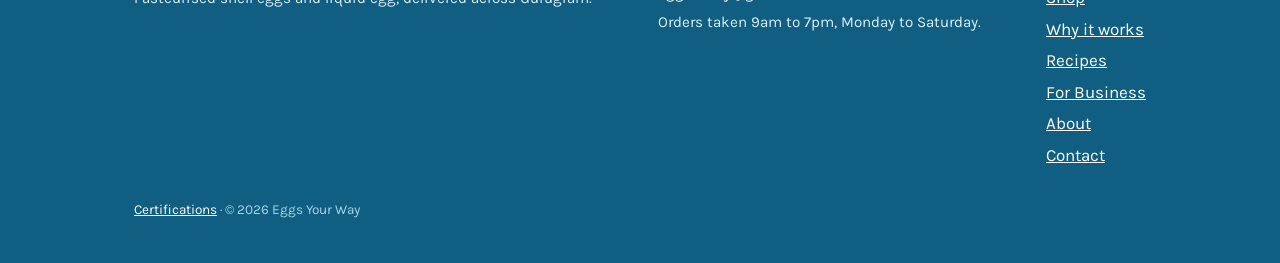
<file: contact.html>
<!DOCTYPE html>
<html lang="en">
<head>
<meta charset="utf-8">
<meta name="viewport" content="width=device-width, initial-scale=1">
<title>Contact — Eggs Your Way</title>
<meta name="description" content="Order pasteurised eggs and liquid egg, or ask us anything.">
<link rel="icon" href="favicon.png">
<meta property="og:title" content="Contact — Eggs Your Way">
<meta property="og:description" content="Order pasteurised eggs and liquid egg, or ask us anything.">
<meta property="og:image" content="logo.png">
<link rel="preconnect" href="https://fonts.googleapis.com">
<link rel="preconnect" href="https://fonts.gstatic.com" crossorigin>
<link href="https://fonts.googleapis.com/css2?family=Karla:ital,wght@0,400;0,500;0,600;1,400&display=swap" rel="stylesheet">
<link rel="stylesheet" href="style.css">
</head>
<body>

<header class="bar">
  <div class="wrap bar-in">
    <a class="mark" href="index.html">
      <span>Eggs Your Way</span>
    </a>
    <nav>
      <a href="index.html">Home</a>
      <a href="shop.html">Shop</a>
      <a href="why-it-works.html">Why it works</a>
      <a href="recipes.html">Recipes</a>
      <a href="business.html">For Business</a>
      <a href="about.html">About</a>
      <a href="contact.html" aria-current="page">Contact</a>
    </nav>
  </div>
</header>

<main>

  <div class="sky-panel page-head">
    <div class="wrap">
      <h1>Tell us what you cook</h1>
      <p>And roughly how much of it. We'll suggest the right pack and send a price.</p>
    </div>
    <svg class="curve" viewBox="0 0 1440 100" preserveAspectRatio="none" aria-hidden="true">
      <path d="M0 26 C400 112 1040 112 1440 26 L1440 100 L0 100 Z" fill="#E9F5FC"/>
    </svg>
  </div>

  <section>
    <div class="wrap">
      <div class="form">
        <div class="field">
          <label for="f-name">Your name</label>
          <input id="f-name" type="text" autocomplete="name" placeholder="">
        </div>
        <div class="field">
          <label for="f-kind">I'm ordering for</label>
          <select id="f-kind">
            <option>my own kitchen</option>
            <option>a caf&eacute; or bakery</option>
            <option>a hotel or cloud kitchen</option>
            <option>a gym or meal-prep service</option>
          </select>
        </div>
        <div class="field">
          <label for="f-what">What you're after</label>
          <textarea id="f-what" placeholder="e.g. 5 litres of egg white a week, and a tray of shell eggs"></textarea>
        </div>
        <button class="btn btn-yolk" id="send" type="button">Send on WhatsApp</button>
        <p class="footnote" id="formnote">This fills in a WhatsApp message for you. Nothing is sent until you press send in WhatsApp.</p>
      </div>

      <div class="contact-lines">
        <p>Or reach us directly</p>
        <p><a href="https://wa.me/919599327947">+91 95993 27947</a></p>
        <p><a href="mailto:eggzurway@gmail.com">eggzurway@gmail.com</a></p>
        <p>9am to 7pm, Monday to Saturday. Deliveries across Gurugram.</p>
      </div>
    </div>
  </section>

  <section class="on-sky" id="faq">
    <div class="wrap">
      <div class="head"><h2>Before you ask</h2></div>
      <div class="trio">
        <div class="card">
          <h3>Is there a minimum order?</h3>
          <p>[Yes or no, and the number &mdash; say it plainly.]</p>
        </div>
        <div class="card">
          <h3>How fast is delivery?</h3>
          <p>[Same day, next day, or fixed days &mdash; plus the order cut-off time.]</p>
        </div>
        <div class="card">
          <h3>Can I see the licence?</h3>
          <p>Yes &mdash; see our <a href="about.html#certifications">certifications</a>, and we'll happily send the certificate if you need it on file.</p>
        </div>
      </div>
    </div>
  </section>
</main>

<footer>
  <div class="wrap foot-in">
    <div>
      <h3>Eggs Your Way</h3>
      <p>Pasteurised shell eggs and liquid egg, delivered across Gurugram.</p>
    </div>
    <div>
      <p><a href="https://wa.me/919599327947">+91 95993 27947</a></p>
      <p><a href="mailto:eggzurway@gmail.com">eggzurway@gmail.com</a></p>
      <p>Orders taken 9am to 7pm, Monday to Saturday.</p>
    </div>
    <nav>
      <a href="index.html">Home</a>
      <a href="shop.html">Shop</a>
      <a href="why-it-works.html">Why it works</a>
      <a href="recipes.html">Recipes</a>
      <a href="business.html">For Business</a>
      <a href="about.html">About</a>
      <a href="contact.html">Contact</a>
    </nav>
  </div>
  <div class="wrap"><p class="foot-note"><a href="about.html#certifications">Certifications</a> &middot; &copy; <span id="yr">2026</span> Eggs Your Way</p></div>
</footer>
<script>document.getElementById('yr').textContent=new Date().getFullYear();</script>
<script>
(function(){
  var phone = '919599327947';   // change this in one place
  var btn = document.getElementById('send');
  if(!btn) return;
  btn.addEventListener('click', function(){
    var name = document.getElementById('f-name').value.trim();
    var kind = document.getElementById('f-kind').value;
    var what = document.getElementById('f-what').value.trim();
    if(!what){
      document.getElementById('formnote').textContent =
        'Add a line about what you need, then press send.';
      document.getElementById('f-what').focus();
      return;
    }
    var msg = 'Hi! ' + (name ? 'This is ' + name + '. ' : '') +
              "I'm ordering for " + kind + '. ' + what;
    window.open('https://wa.me/' + phone + '?text=' + encodeURIComponent(msg), '_blank', 'noopener');
  });
})();
</script>
</body>
</html>
</file>
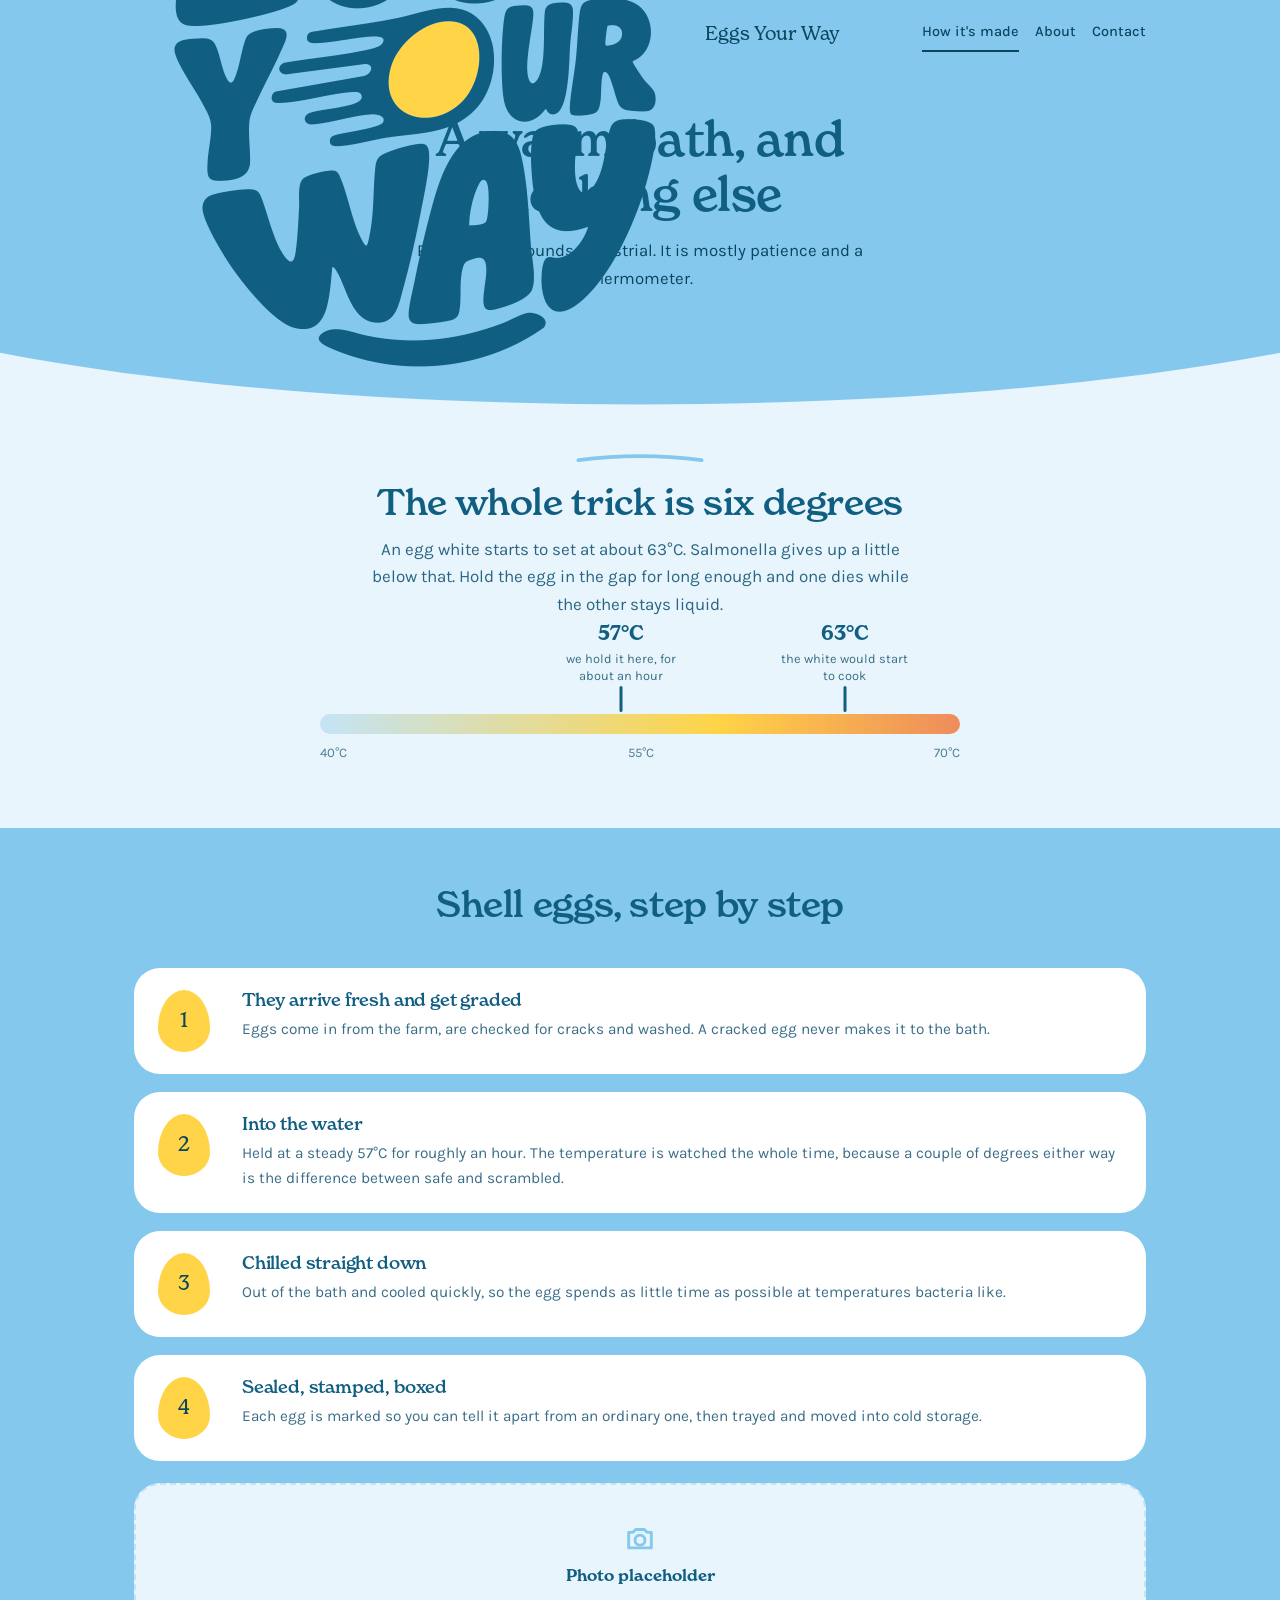
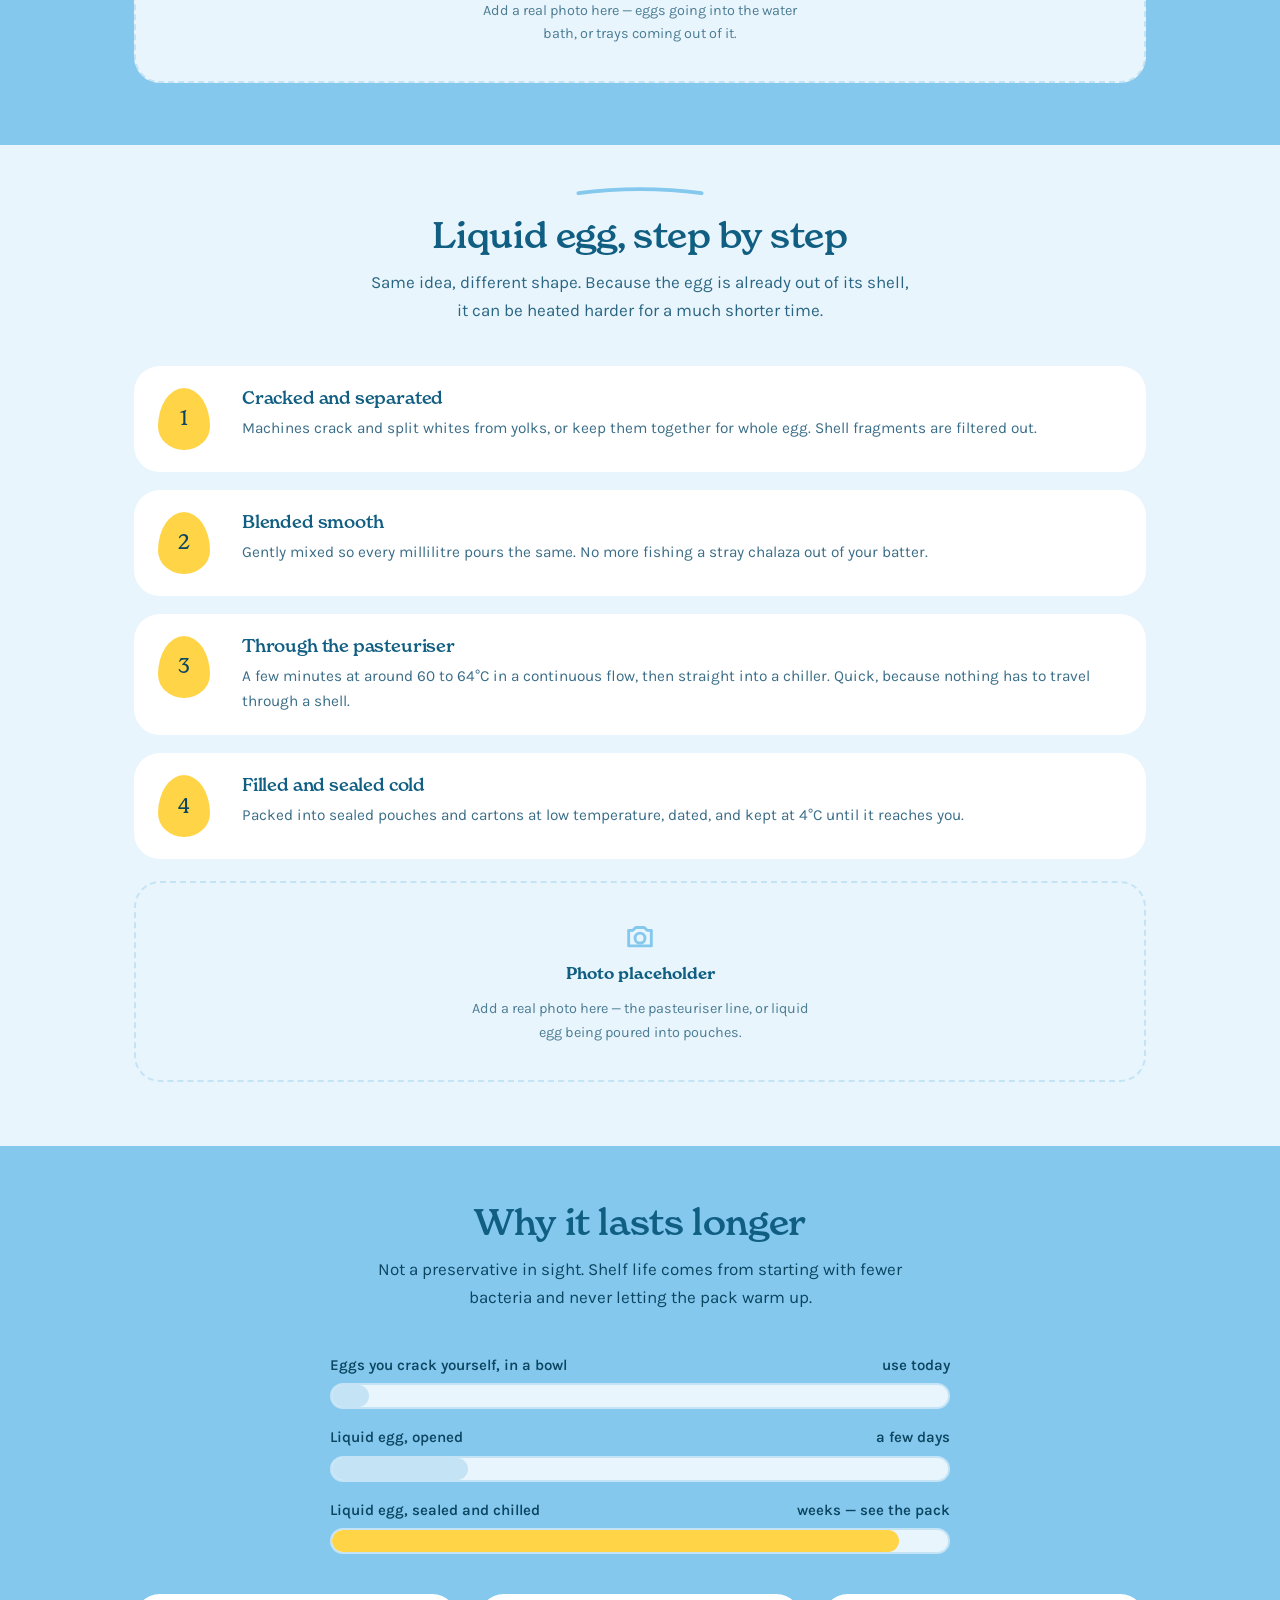
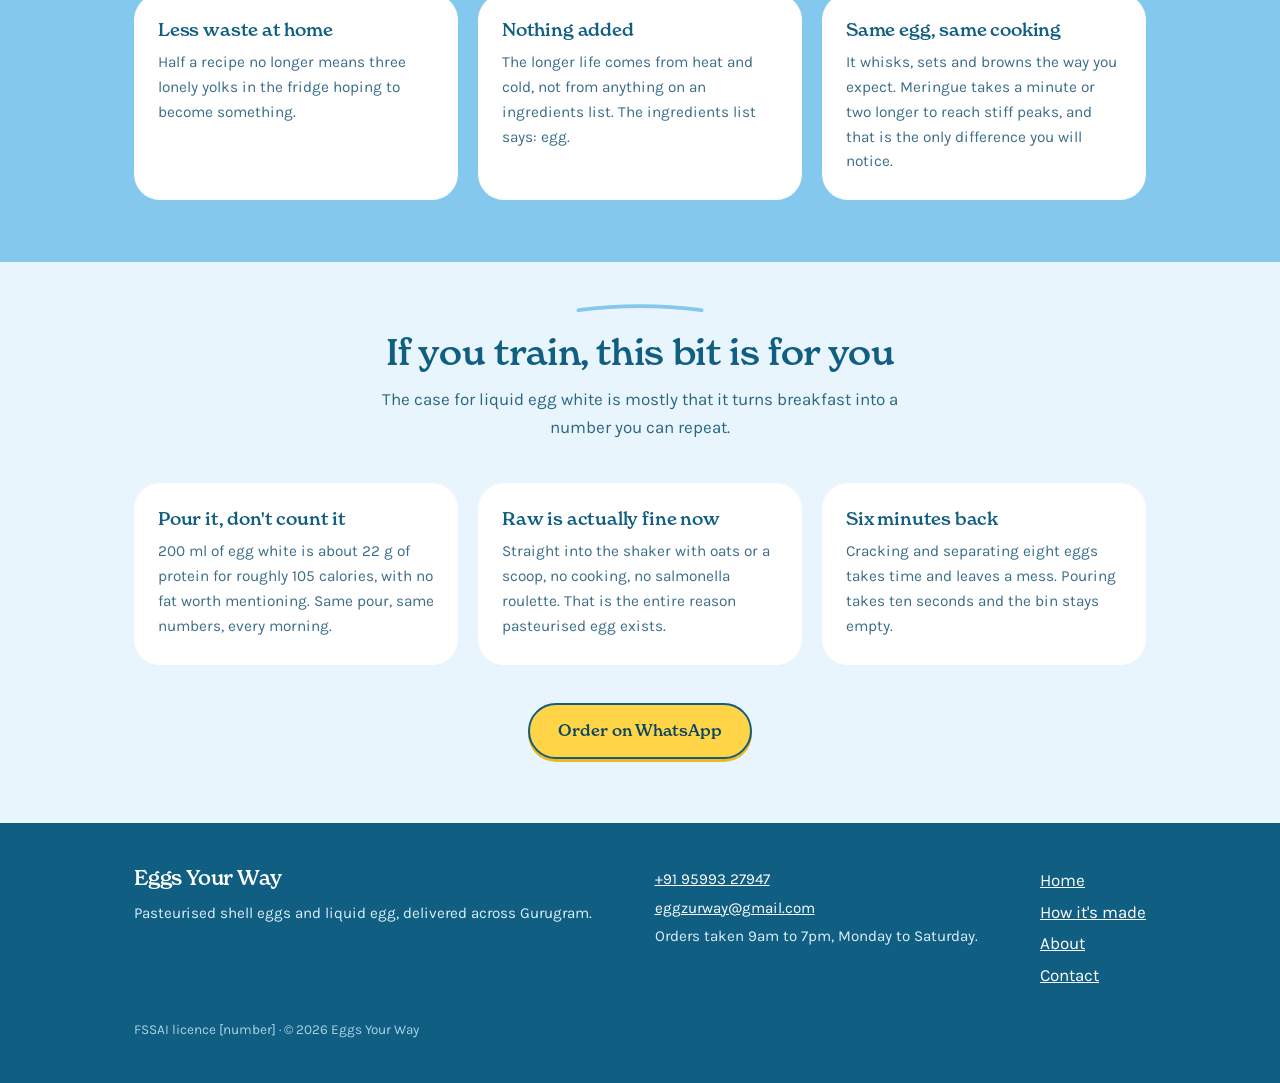
<file: process.html>
<!DOCTYPE html>
<html lang="en">
<head>
<meta charset="utf-8">
<meta name="viewport" content="width=device-width, initial-scale=1">
<title>How it's made — Eggs Your Way</title>
<meta name="description" content="How pasteurised shell eggs and liquid egg are made, why they keep longer, and what that means if you bake or track your macros.">
<link rel="icon" href="favicon.png">
<meta property="og:title" content="How it's made — Eggs Your Way">
<meta property="og:description" content="How pasteurised shell eggs and liquid egg are made, why they keep longer, and what that means if you bake or track your macros.">
<meta property="og:image" content="logo.png">
<link rel="preconnect" href="https://fonts.googleapis.com">
<link rel="preconnect" href="https://fonts.gstatic.com" crossorigin>
<link href="https://fonts.googleapis.com/css2?family=Fredoka:wght@400;500;600&family=Karla:ital,wght@0,400;0,500;0,600;1,400&display=swap" rel="stylesheet">
<link rel="stylesheet" href="style.css">
</head>
<body>

<header class="bar">
  <div class="wrap bar-in">
    <a class="mark" href="index.html">
      <img src="logo.png" alt="Eggs Your Way">
      <span>Eggs Your Way</span>
    </a>
    <nav>
      <a href="process.html" aria-current="page">How it's made</a>
      <a href="about.html">About</a>
      <a href="contact.html">Contact</a>
    </nav>
  </div>
</header>

<main>

  <div class="sky-panel page-head">
    <div class="wrap">
      <h1>A warm bath, and nothing else</h1>
      <p>Pasteurising sounds industrial. It is mostly patience and a thermometer.</p>
    </div>
    <svg class="curve" viewBox="0 0 1440 100" preserveAspectRatio="none" aria-hidden="true">
      <path d="M0 26 C400 112 1040 112 1440 26 L1440 100 L0 100 Z" fill="#E9F5FC"/>
    </svg>
  </div>

  <section>
    <div class="wrap">
      <div class="head">
        <svg class="arc" viewBox="0 0 240 16" aria-hidden="true"><path d="M8 12 Q120 -3 232 12" fill="none" stroke="currentColor" stroke-width="7" stroke-linecap="round"/></svg>
        <h2>The whole trick is six degrees</h2>
        <p>An egg white starts to set at about 63&deg;C. Salmonella gives up a little below that. Hold the egg in the gap for long enough and one dies while the other stays liquid.</p>
      </div>
      <div class="temp">
        <div class="temp-bar">
          <div class="pin" style="left:47%"><b>57&deg;C</b><em>we hold it here, for about an hour</em></div>
          <div class="pin" style="left:82%"><b>63&deg;C</b><em>the white would start to cook</em></div>
        </div>
        <div class="temp-scale"><span>40&deg;C</span><span>55&deg;C</span><span>70&deg;C</span></div>
      </div>
    </div>
  </section>

  <section class="on-sky">
    <div class="wrap">
      <div class="head"><h2>Shell eggs, step by step</h2></div>
      <div class="steps">
        <div class="step"><div class="n">1</div><div>
          <h3>They arrive fresh and get graded</h3>
          <p>Eggs come in from the farm, are checked for cracks and washed. A cracked egg never makes it to the bath.</p>
        </div></div>
        <div class="step"><div class="n">2</div><div>
          <h3>Into the water</h3>
          <p>Held at a steady 57&deg;C for roughly an hour. The temperature is watched the whole time, because a couple of degrees either way is the difference between safe and scrambled.</p>
        </div></div>
        <div class="step"><div class="n">3</div><div>
          <h3>Chilled straight down</h3>
          <p>Out of the bath and cooled quickly, so the egg spends as little time as possible at temperatures bacteria like.</p>
        </div></div>
        <div class="step"><div class="n">4</div><div>
          <h3>Sealed, stamped, boxed</h3>
          <p>Each egg is marked so you can tell it apart from an ordinary one, then trayed and moved into cold storage.</p>
        </div></div>
      </div>
      <div class="photo-slot">
        <svg viewBox="0 0 24 24" fill="none" stroke="currentColor" stroke-width="2" stroke-linecap="round" stroke-linejoin="round" aria-hidden="true"><path d="M4 8h3l2-2h6l2 2h3v11H4z"/><circle cx="12" cy="13.5" r="3.5"/></svg>
        <b>Photo placeholder</b>
        <p>Add a real photo here &mdash; eggs going into the water bath, or trays coming out of it.</p>
      </div>
    </div>
  </section>

  <section>
    <div class="wrap">
      <div class="head">
        <svg class="arc" viewBox="0 0 240 16" aria-hidden="true"><path d="M8 12 Q120 -3 232 12" fill="none" stroke="currentColor" stroke-width="7" stroke-linecap="round"/></svg>
        <h2>Liquid egg, step by step</h2>
        <p>Same idea, different shape. Because the egg is already out of its shell, it can be heated harder for a much shorter time.</p>
      </div>
      <div class="steps">
        <div class="step"><div class="n">1</div><div>
          <h3>Cracked and separated</h3>
          <p>Machines crack and split whites from yolks, or keep them together for whole egg. Shell fragments are filtered out.</p>
        </div></div>
        <div class="step"><div class="n">2</div><div>
          <h3>Blended smooth</h3>
          <p>Gently mixed so every millilitre pours the same. No more fishing a stray chalaza out of your batter.</p>
        </div></div>
        <div class="step"><div class="n">3</div><div>
          <h3>Through the pasteuriser</h3>
          <p>A few minutes at around 60 to 64&deg;C in a continuous flow, then straight into a chiller. Quick, because nothing has to travel through a shell.</p>
        </div></div>
        <div class="step"><div class="n">4</div><div>
          <h3>Filled and sealed cold</h3>
          <p>Packed into sealed pouches and cartons at low temperature, dated, and kept at 4&deg;C until it reaches you.</p>
        </div></div>
      </div>
      <div class="photo-slot">
        <svg viewBox="0 0 24 24" fill="none" stroke="currentColor" stroke-width="2" stroke-linecap="round" stroke-linejoin="round" aria-hidden="true"><path d="M4 8h3l2-2h6l2 2h3v11H4z"/><circle cx="12" cy="13.5" r="3.5"/></svg>
        <b>Photo placeholder</b>
        <p>Add a real photo here &mdash; the pasteuriser line, or liquid egg being poured into pouches.</p>
      </div>
    </div>
  </section>

  <section class="on-sky">
    <div class="wrap">
      <div class="head">
        <h2>Why it lasts longer</h2>
        <p>Not a preservative in sight. Shelf life comes from starting with fewer bacteria and never letting the pack warm up.</p>
      </div>
      <div class="bars">
        <div class="bar-row">
          <div class="lab"><span>Eggs you crack yourself, in a bowl</span><span>use today</span></div>
          <div class="bar-track"><div class="bar-fill" style="width:6%"></div></div>
        </div>
        <div class="bar-row">
          <div class="lab"><span>Liquid egg, opened</span><span>a few days</span></div>
          <div class="bar-track"><div class="bar-fill" style="width:22%"></div></div>
        </div>
        <div class="bar-row">
          <div class="lab"><span>Liquid egg, sealed and chilled</span><span>weeks &mdash; see the pack</span></div>
          <div class="bar-track"><div class="bar-fill long" style="width:92%"></div></div>
        </div>
      </div>
      <div class="trio" style="margin-top:40px">
        <div class="card">
          <h3>Less waste at home</h3>
          <p>Half a recipe no longer means three lonely yolks in the fridge hoping to become something.</p>
        </div>
        <div class="card">
          <h3>Nothing added</h3>
          <p>The longer life comes from heat and cold, not from anything on an ingredients list. The ingredients list says: egg.</p>
        </div>
        <div class="card">
          <h3>Same egg, same cooking</h3>
          <p>It whisks, sets and browns the way you expect. Meringue takes a minute or two longer to reach stiff peaks, and that is the only difference you will notice.</p>
        </div>
      </div>
    </div>
  </section>

  <section>
    <div class="wrap">
      <div class="head">
        <svg class="arc" viewBox="0 0 240 16" aria-hidden="true"><path d="M8 12 Q120 -3 232 12" fill="none" stroke="currentColor" stroke-width="7" stroke-linecap="round"/></svg>
        <h2>If you train, this bit is for you</h2>
        <p>The case for liquid egg white is mostly that it turns breakfast into a number you can repeat.</p>
      </div>
      <div class="trio">
        <div class="card">
          <h3>Pour it, don't count it</h3>
          <p>200 ml of egg white is about 22 g of protein for roughly 105 calories, with no fat worth mentioning. Same pour, same numbers, every morning.</p>
        </div>
        <div class="card">
          <h3>Raw is actually fine now</h3>
          <p>Straight into the shaker with oats or a scoop, no cooking, no salmonella roulette. That is the entire reason pasteurised egg exists.</p>
        </div>
        <div class="card">
          <h3>Six minutes back</h3>
          <p>Cracking and separating eight eggs takes time and leaves a mess. Pouring takes ten seconds and the bin stays empty.</p>
        </div>
      </div>
      <div style="text-align:center;margin-top:38px">
        <a class="btn btn-yolk" href="https://wa.me/919599327947?text=Hi!%20I%27d%20like%20to%20order%20eggs." target="_blank" rel="noopener">Order on WhatsApp</a>
      </div>
    </div>
  </section>
</main>

<footer>
  <div class="wrap foot-in">
    <div>
      <h3>Eggs Your Way</h3>
      <p>Pasteurised shell eggs and liquid egg, delivered across Gurugram.</p>
    </div>
    <div>
      <p><a href="https://wa.me/919599327947">+91 95993 27947</a></p>
      <p><a href="mailto:eggzurway@gmail.com">eggzurway@gmail.com</a></p>
      <p>Orders taken 9am to 7pm, Monday to Saturday.</p>
    </div>
    <nav>
      <a href="index.html">Home</a>
      <a href="process.html">How it's made</a>
      <a href="about.html">About</a>
      <a href="contact.html">Contact</a>
    </nav>
  </div>
  <div class="wrap"><p class="foot-note">FSSAI licence [number] &middot; &copy; <span id="yr">2026</span> Eggs Your Way</p></div>
</footer>
<script>document.getElementById('yr').textContent=new Date().getFullYear();</script>

</body>
</html>
</file>
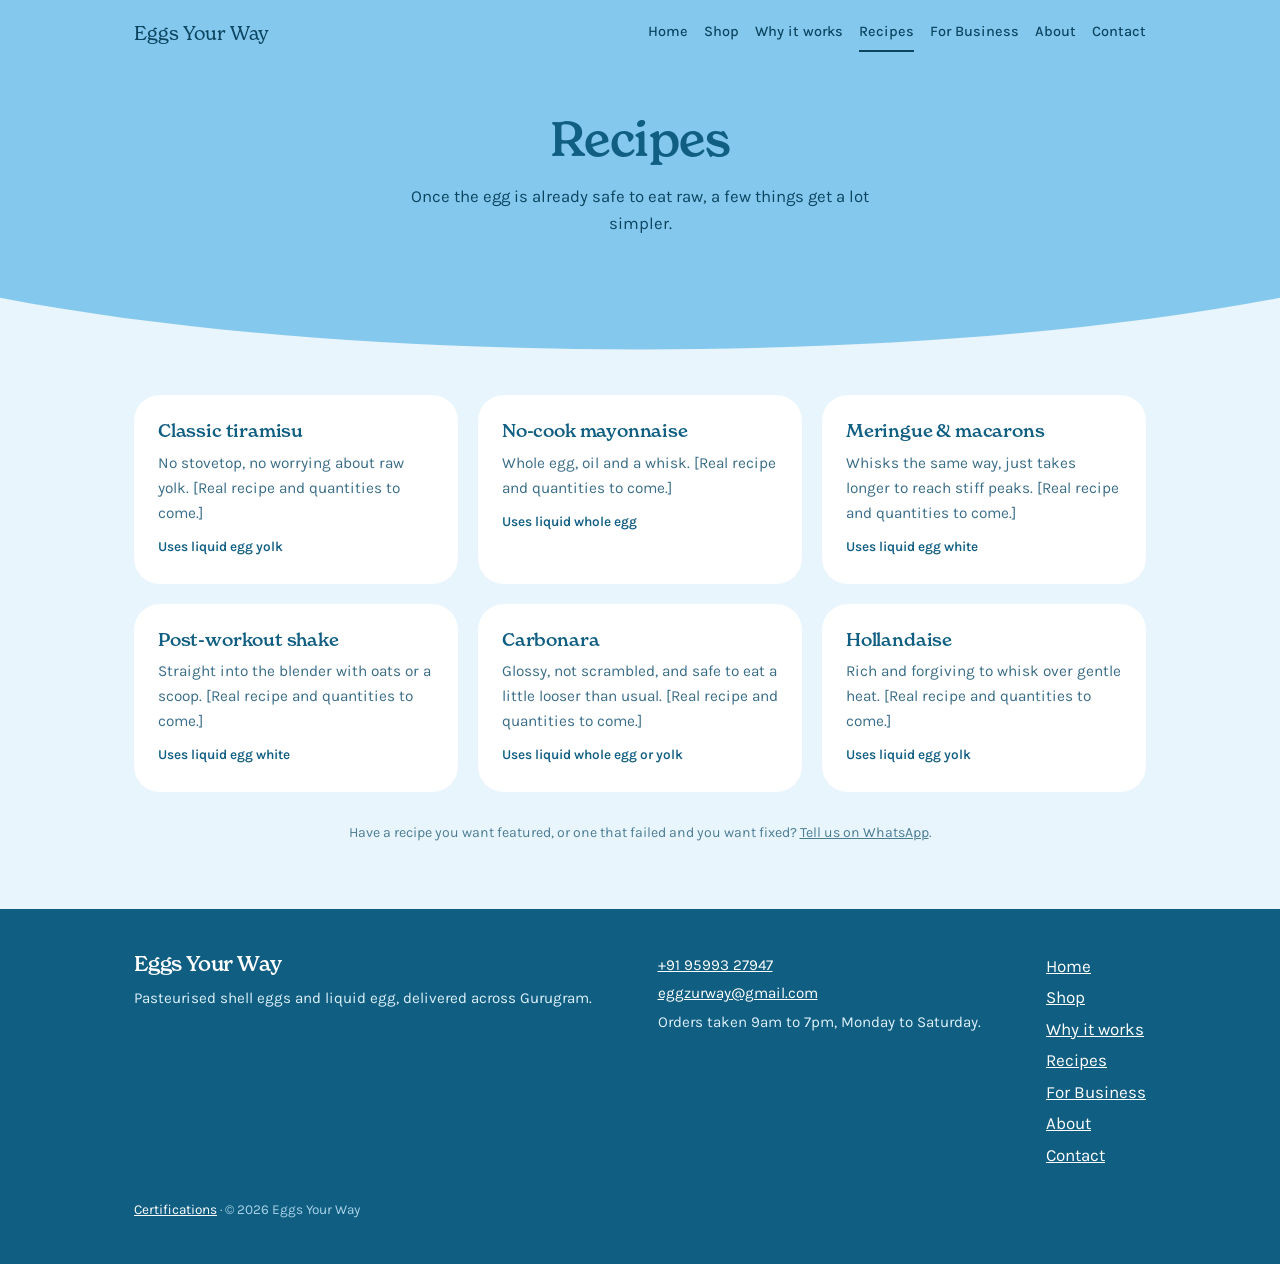
<file: recipes.html>
<!DOCTYPE html>
<html lang="en">
<head>
<meta charset="utf-8">
<meta name="viewport" content="width=device-width, initial-scale=1">
<title>Recipes — Eggs Your Way</title>
<meta name="description" content="Recipe ideas that get simpler once the egg is already pasteurised and safe to eat raw.">
<link rel="icon" href="favicon.png">
<meta property="og:title" content="Recipes — Eggs Your Way">
<meta property="og:description" content="Recipe ideas that get simpler once the egg is already pasteurised and safe to eat raw.">
<meta property="og:image" content="logo.png">
<link rel="preconnect" href="https://fonts.googleapis.com">
<link rel="preconnect" href="https://fonts.gstatic.com" crossorigin>
<link href="https://fonts.googleapis.com/css2?family=Karla:ital,wght@0,400;0,500;0,600;1,400&display=swap" rel="stylesheet">
<link rel="stylesheet" href="style.css">
</head>
<body>

<header class="bar">
  <div class="wrap bar-in">
    <a class="mark" href="index.html">
      <span>Eggs Your Way</span>
    </a>
    <nav>
      <a href="index.html">Home</a>
      <a href="shop.html">Shop</a>
      <a href="why-it-works.html">Why it works</a>
      <a href="recipes.html" aria-current="page">Recipes</a>
      <a href="business.html">For Business</a>
      <a href="about.html">About</a>
      <a href="contact.html">Contact</a>
    </nav>
  </div>
</header>

<main>

  <div class="sky-panel page-head">
    <div class="wrap">
      <h1>Recipes</h1>
      <p>Once the egg is already safe to eat raw, a few things get a lot simpler.</p>
    </div>
    <svg class="curve" viewBox="0 0 1440 100" preserveAspectRatio="none" aria-hidden="true">
      <path d="M0 26 C400 112 1040 112 1440 26 L1440 100 L0 100 Z" fill="#E9F5FC"/>
    </svg>
  </div>

  <section>
    <div class="wrap">
      <div class="trio">
        <div class="card">
          <h3>Classic tiramisu</h3>
          <p>No stovetop, no worrying about raw yolk. [Real recipe and quantities to come.]</p>
          <p class="cite">Uses liquid egg yolk</p>
        </div>
        <div class="card">
          <h3>No-cook mayonnaise</h3>
          <p>Whole egg, oil and a whisk. [Real recipe and quantities to come.]</p>
          <p class="cite">Uses liquid whole egg</p>
        </div>
        <div class="card">
          <h3>Meringue &amp; macarons</h3>
          <p>Whisks the same way, just takes longer to reach stiff peaks. [Real recipe and quantities to come.]</p>
          <p class="cite">Uses liquid egg white</p>
        </div>
      </div>
      <div class="trio" style="margin-top:20px">
        <div class="card">
          <h3>Post-workout shake</h3>
          <p>Straight into the blender with oats or a scoop. [Real recipe and quantities to come.]</p>
          <p class="cite">Uses liquid egg white</p>
        </div>
        <div class="card">
          <h3>Carbonara</h3>
          <p>Glossy, not scrambled, and safe to eat a little looser than usual. [Real recipe and quantities to come.]</p>
          <p class="cite">Uses liquid whole egg or yolk</p>
        </div>
        <div class="card">
          <h3>Hollandaise</h3>
          <p>Rich and forgiving to whisk over gentle heat. [Real recipe and quantities to come.]</p>
          <p class="cite">Uses liquid egg yolk</p>
        </div>
      </div>
      <p class="footnote" style="margin-top:30px">Have a recipe you want featured, or one that failed and you want fixed? <a href="https://wa.me/919599327947?text=Hi%21%20I%27d%20like%20to%20order%20eggs." target="_blank" rel="noopener">Tell us on WhatsApp</a>.</p>
    </div>
  </section>
</main>

<footer>
  <div class="wrap foot-in">
    <div>
      <h3>Eggs Your Way</h3>
      <p>Pasteurised shell eggs and liquid egg, delivered across Gurugram.</p>
    </div>
    <div>
      <p><a href="https://wa.me/919599327947">+91 95993 27947</a></p>
      <p><a href="mailto:eggzurway@gmail.com">eggzurway@gmail.com</a></p>
      <p>Orders taken 9am to 7pm, Monday to Saturday.</p>
    </div>
    <nav>
      <a href="index.html">Home</a>
      <a href="shop.html">Shop</a>
      <a href="why-it-works.html">Why it works</a>
      <a href="recipes.html">Recipes</a>
      <a href="business.html">For Business</a>
      <a href="about.html">About</a>
      <a href="contact.html">Contact</a>
    </nav>
  </div>
  <div class="wrap"><p class="foot-note"><a href="about.html#certifications">Certifications</a> &middot; &copy; <span id="yr">2026</span> Eggs Your Way</p></div>
</footer>
<script>document.getElementById('yr').textContent=new Date().getFullYear();</script>

</body>
</html>
</file>
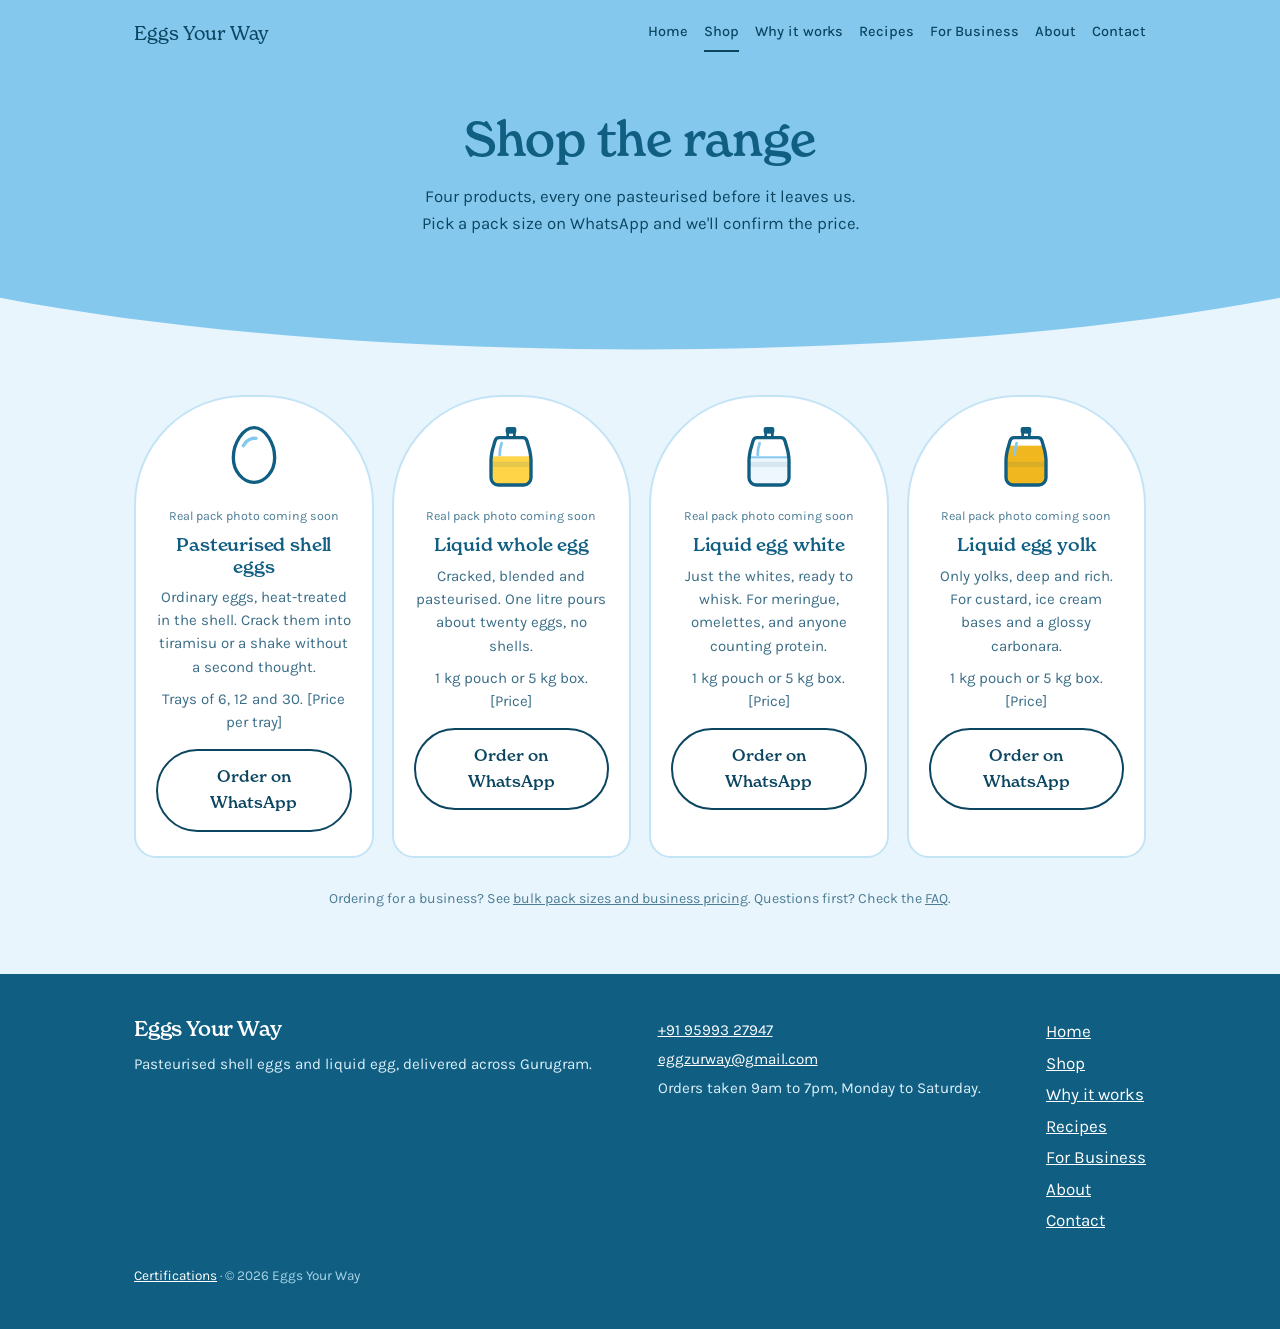
<file: shop.html>
<!DOCTYPE html>
<html lang="en">
<head>
<meta charset="utf-8">
<meta name="viewport" content="width=device-width, initial-scale=1">
<title>Shop — Eggs Your Way</title>
<meta name="description" content="Pasteurised shell eggs, liquid whole egg, liquid egg white and liquid egg yolk. Order any of them on WhatsApp.">
<link rel="icon" href="favicon.png">
<meta property="og:title" content="Shop — Eggs Your Way">
<meta property="og:description" content="Pasteurised shell eggs, liquid whole egg, liquid egg white and liquid egg yolk. Order any of them on WhatsApp.">
<meta property="og:image" content="logo.png">
<link rel="preconnect" href="https://fonts.googleapis.com">
<link rel="preconnect" href="https://fonts.gstatic.com" crossorigin>
<link href="https://fonts.googleapis.com/css2?family=Karla:ital,wght@0,400;0,500;0,600;1,400&display=swap" rel="stylesheet">
<link rel="stylesheet" href="style.css">
</head>
<body>

<header class="bar">
  <div class="wrap bar-in">
    <a class="mark" href="index.html">
      <span>Eggs Your Way</span>
    </a>
    <nav>
      <a href="index.html">Home</a>
      <a href="shop.html" aria-current="page">Shop</a>
      <a href="why-it-works.html">Why it works</a>
      <a href="recipes.html">Recipes</a>
      <a href="business.html">For Business</a>
      <a href="about.html">About</a>
      <a href="contact.html">Contact</a>
    </nav>
  </div>
</header>

<main>

  <div class="sky-panel page-head">
    <div class="wrap">
      <h1>Shop the range</h1>
      <p>Four products, every one pasteurised before it leaves us. Pick a pack size on WhatsApp and we'll confirm the price.</p>
    </div>
    <svg class="curve" viewBox="0 0 1440 100" preserveAspectRatio="none" aria-hidden="true">
      <path d="M0 26 C400 112 1040 112 1440 26 L1440 100 L0 100 Z" fill="#E9F5FC"/>
    </svg>
  </div>

  <section>
    <div class="wrap">
      <div class="range">
        <article class="egg-card">
          <div class="product-visual">
            <svg viewBox="0 0 96 96" role="img" aria-label="A whole egg in its shell"><path d="M48 7C65 7 79 31 79 52c0 20-14 37-31 37S17 72 17 52C17 31 31 7 48 7Z" fill="#fff"/><path d="M48 7C65 7 79 31 79 52c0 20-14 37-31 37S17 72 17 52C17 31 31 7 48 7Z" fill="none" stroke="#105E82" stroke-width="5"/><path d="M32 34c4-8 12-12 19-11" fill="none" stroke="#84C8EE" stroke-width="5" stroke-linecap="round"/></svg>
            <p>Real pack photo coming soon</p>
          </div>
          <h3>Pasteurised shell eggs</h3>
          <p>Ordinary eggs, heat-treated in the shell. Crack them into tiramisu or a shake without a second thought.</p>
          <p class="footnote">Trays of 6, 12 and 30. [Price per tray]</p>
          <a class="btn btn-plain" href="https://wa.me/919599327947?text=Hi%21%20I%27d%20like%20to%20order%20pasteurised%20shell%20eggs." target="_blank" rel="noopener">Order on WhatsApp</a>
        </article>
        <article class="egg-card">
          <div class="product-visual">
            <svg viewBox="0 0 96 96" role="img" aria-label="A bottle of liquid whole egg"><defs><clipPath id="s2"><path d="M30 22h36c3 0 5 2 6 5l4 14c1 5 2 10 2 15v26c0 6-5 11-11 11H29c-6 0-11-5-11-11V56c0-5 1-10 2-15l4-14c1-3 3-5 6-5Z"/></clipPath></defs><rect x="40" y="6" width="16" height="10" rx="3" fill="#105E82"/><rect x="43" y="14" width="10" height="8" fill="#fff" stroke="#105E82" stroke-width="4"/><path d="M30 22h36c3 0 5 2 6 5l4 14c1 5 2 10 2 15v26c0 6-5 11-11 11H29c-6 0-11-5-11-11V56c0-5 1-10 2-15l4-14c1-3 3-5 6-5Z" fill="#fff"/><g clip-path="url(#s2)"><rect x="14" y="50" width="68" height="80" fill="#FFD447"/></g><rect x="20" y="58" width="56" height="8" fill="#105E82" opacity=".1"/><path d="M30 22h36c3 0 5 2 6 5l4 14c1 5 2 10 2 15v26c0 6-5 11-11 11H29c-6 0-11-5-11-11V56c0-5 1-10 2-15l4-14c1-3 3-5 6-5Z" fill="none" stroke="#105E82" stroke-width="5"/><path d="M34 30c-2 6-3 12-3 18" fill="none" stroke="#84C8EE" stroke-width="4" stroke-linecap="round"/></svg>
            <p>Real pack photo coming soon</p>
          </div>
          <h3>Liquid whole egg</h3>
          <p>Cracked, blended and pasteurised. One litre pours about twenty eggs, no shells.</p>
          <p class="footnote">1 kg pouch or 5 kg box. [Price]</p>
          <a class="btn btn-plain" href="https://wa.me/919599327947?text=Hi%21%20I%27d%20like%20to%20order%20liquid%20whole%20egg." target="_blank" rel="noopener">Order on WhatsApp</a>
        </article>
        <article class="egg-card">
          <div class="product-visual">
            <svg viewBox="0 0 96 96" role="img" aria-label="A bottle of liquid egg white"><defs><clipPath id="s3"><path d="M30 22h36c3 0 5 2 6 5l4 14c1 5 2 10 2 15v26c0 6-5 11-11 11H29c-6 0-11-5-11-11V56c0-5 1-10 2-15l4-14c1-3 3-5 6-5Z"/></clipPath></defs><rect x="40" y="6" width="16" height="10" rx="3" fill="#105E82"/><rect x="43" y="14" width="10" height="8" fill="#fff" stroke="#105E82" stroke-width="4"/><path d="M30 22h36c3 0 5 2 6 5l4 14c1 5 2 10 2 15v26c0 6-5 11-11 11H29c-6 0-11-5-11-11V56c0-5 1-10 2-15l4-14c1-3 3-5 6-5Z" fill="#fff"/><g clip-path="url(#s3)"><rect x="14" y="50" width="68" height="80" fill="#EDF7FD"/><rect x="14" y="50" width="68" height="3" fill="#84C8EE"/></g><rect x="20" y="58" width="56" height="8" fill="#105E82" opacity=".1"/><path d="M30 22h36c3 0 5 2 6 5l4 14c1 5 2 10 2 15v26c0 6-5 11-11 11H29c-6 0-11-5-11-11V56c0-5 1-10 2-15l4-14c1-3 3-5 6-5Z" fill="none" stroke="#105E82" stroke-width="5"/><path d="M34 30c-2 6-3 12-3 18" fill="none" stroke="#84C8EE" stroke-width="4" stroke-linecap="round"/></svg>
            <p>Real pack photo coming soon</p>
          </div>
          <h3>Liquid egg white</h3>
          <p>Just the whites, ready to whisk. For meringue, omelettes, and anyone counting protein.</p>
          <p class="footnote">1 kg pouch or 5 kg box. [Price]</p>
          <a class="btn btn-plain" href="https://wa.me/919599327947?text=Hi%21%20I%27d%20like%20to%20order%20liquid%20egg%20white." target="_blank" rel="noopener">Order on WhatsApp</a>
        </article>
        <article class="egg-card">
          <div class="product-visual">
            <svg viewBox="0 0 96 96" role="img" aria-label="A bottle of liquid egg yolk"><defs><clipPath id="s4"><path d="M30 22h36c3 0 5 2 6 5l4 14c1 5 2 10 2 15v26c0 6-5 11-11 11H29c-6 0-11-5-11-11V56c0-5 1-10 2-15l4-14c1-3 3-5 6-5Z"/></clipPath></defs><rect x="40" y="6" width="16" height="10" rx="3" fill="#105E82"/><rect x="43" y="14" width="10" height="8" fill="#fff" stroke="#105E82" stroke-width="4"/><path d="M30 22h36c3 0 5 2 6 5l4 14c1 5 2 10 2 15v26c0 6-5 11-11 11H29c-6 0-11-5-11-11V56c0-5 1-10 2-15l4-14c1-3 3-5 6-5Z" fill="#fff"/><g clip-path="url(#s4)"><rect x="14" y="34" width="68" height="80" fill="#F0B71E"/></g><rect x="20" y="58" width="56" height="8" fill="#105E82" opacity=".1"/><path d="M30 22h36c3 0 5 2 6 5l4 14c1 5 2 10 2 15v26c0 6-5 11-11 11H29c-6 0-11-5-11-11V56c0-5 1-10 2-15l4-14c1-3 3-5 6-5Z" fill="none" stroke="#105E82" stroke-width="5"/><path d="M34 30c-2 6-3 12-3 18" fill="none" stroke="#84C8EE" stroke-width="4" stroke-linecap="round"/></svg>
            <p>Real pack photo coming soon</p>
          </div>
          <h3>Liquid egg yolk</h3>
          <p>Only yolks, deep and rich. For custard, ice cream bases and a glossy carbonara.</p>
          <p class="footnote">1 kg pouch or 5 kg box. [Price]</p>
          <a class="btn btn-plain" href="https://wa.me/919599327947?text=Hi%21%20I%27d%20like%20to%20order%20liquid%20egg%20yolk." target="_blank" rel="noopener">Order on WhatsApp</a>
        </article>
      </div>
      <p class="footnote" style="margin-top:30px">Ordering for a business? See <a href="business.html">bulk pack sizes and business pricing</a>. Questions first? Check the <a href="contact.html#faq">FAQ</a>.</p>
    </div>
  </section>
</main>

<footer>
  <div class="wrap foot-in">
    <div>
      <h3>Eggs Your Way</h3>
      <p>Pasteurised shell eggs and liquid egg, delivered across Gurugram.</p>
    </div>
    <div>
      <p><a href="https://wa.me/919599327947">+91 95993 27947</a></p>
      <p><a href="mailto:eggzurway@gmail.com">eggzurway@gmail.com</a></p>
      <p>Orders taken 9am to 7pm, Monday to Saturday.</p>
    </div>
    <nav>
      <a href="index.html">Home</a>
      <a href="shop.html">Shop</a>
      <a href="why-it-works.html">Why it works</a>
      <a href="recipes.html">Recipes</a>
      <a href="business.html">For Business</a>
      <a href="about.html">About</a>
      <a href="contact.html">Contact</a>
    </nav>
  </div>
  <div class="wrap"><p class="foot-note"><a href="about.html#certifications">Certifications</a> &middot; &copy; <span id="yr">2026</span> Eggs Your Way</p></div>
</footer>
<script>document.getElementById('yr').textContent=new Date().getFullYear();</script>

</body>
</html>
</file>
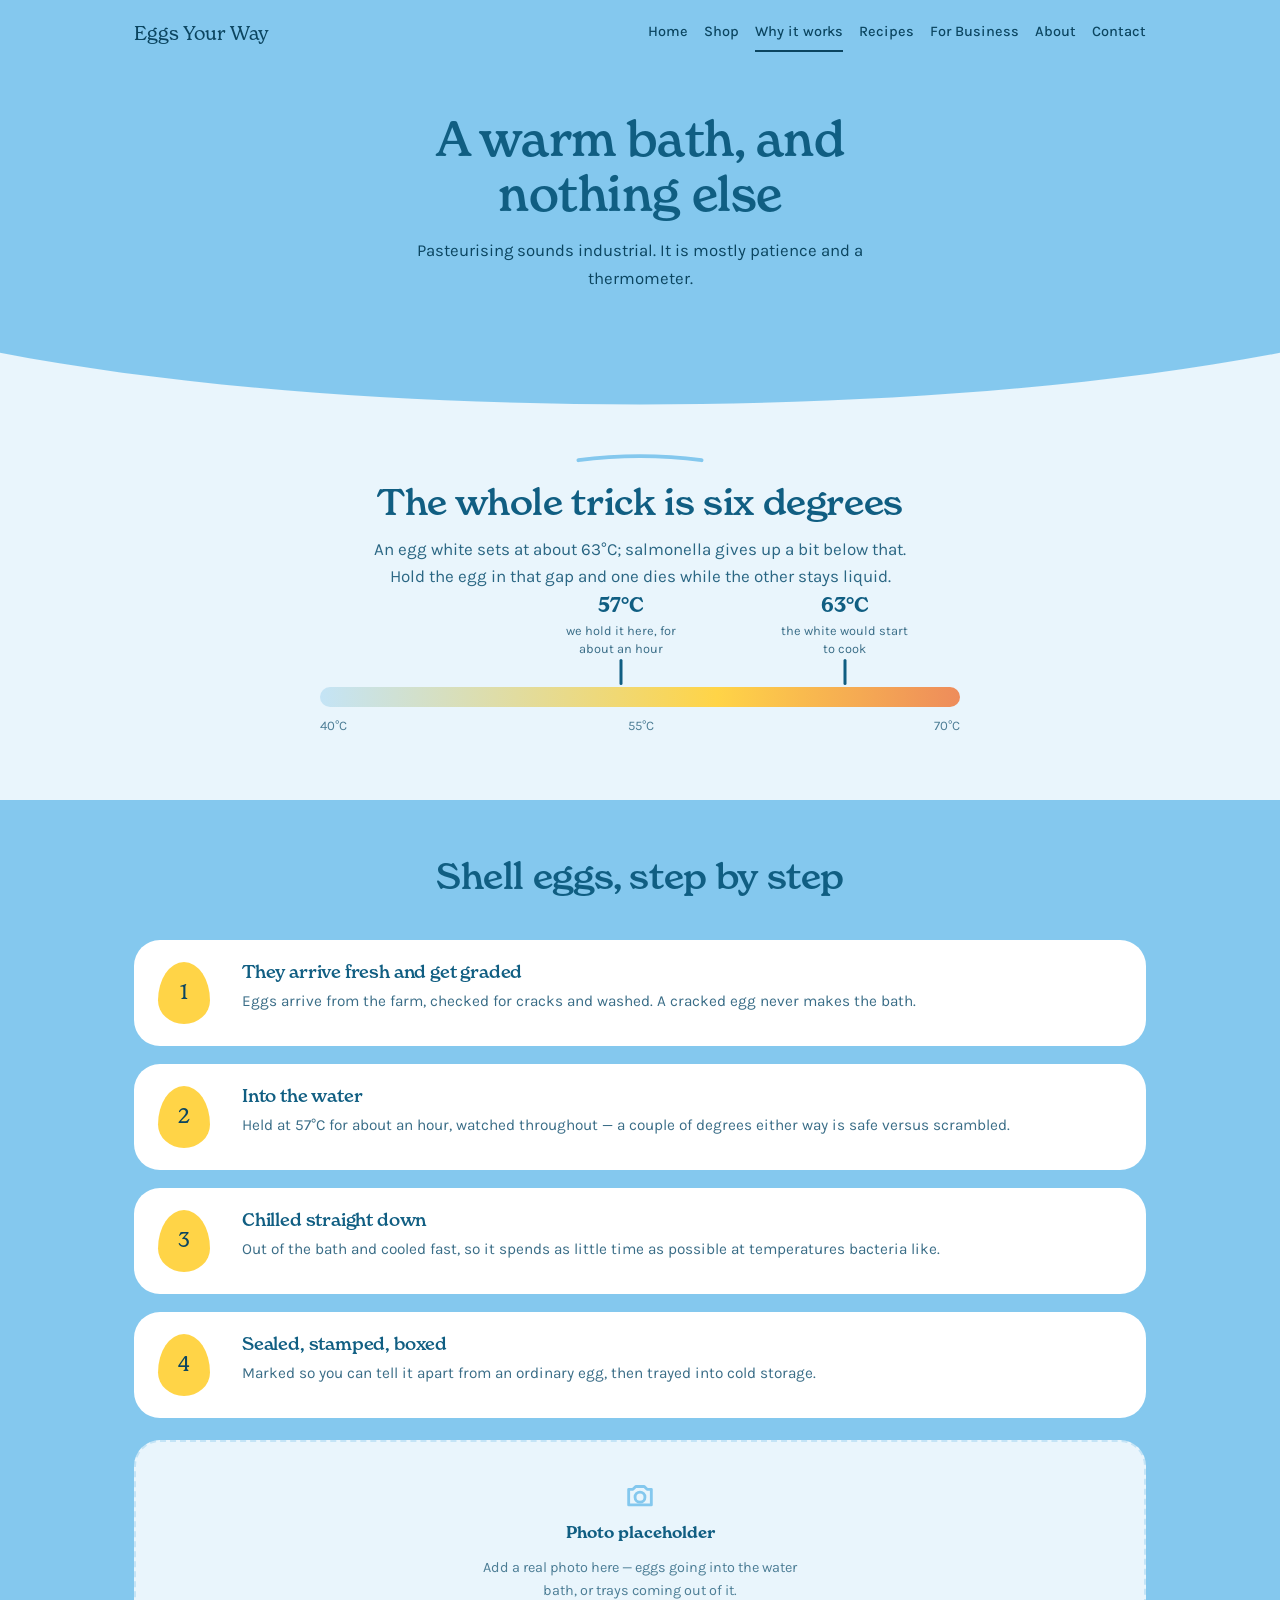
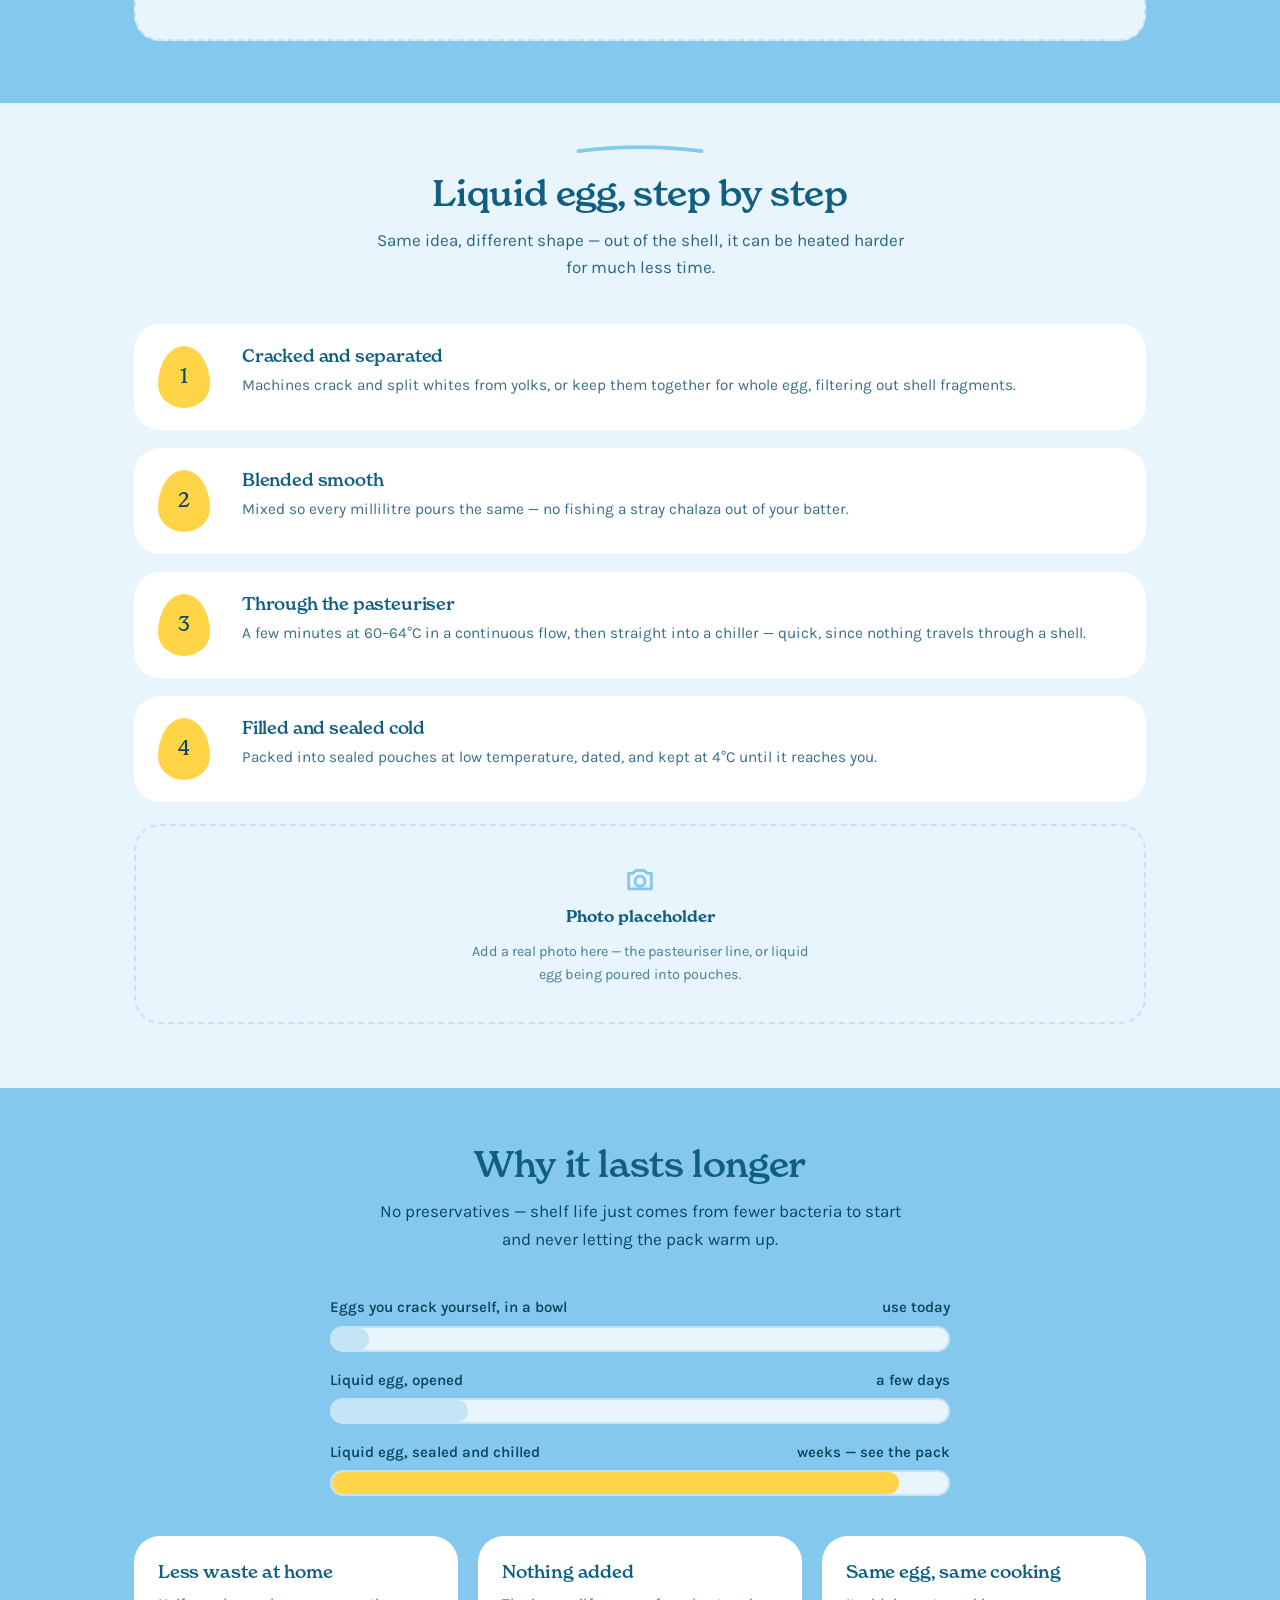
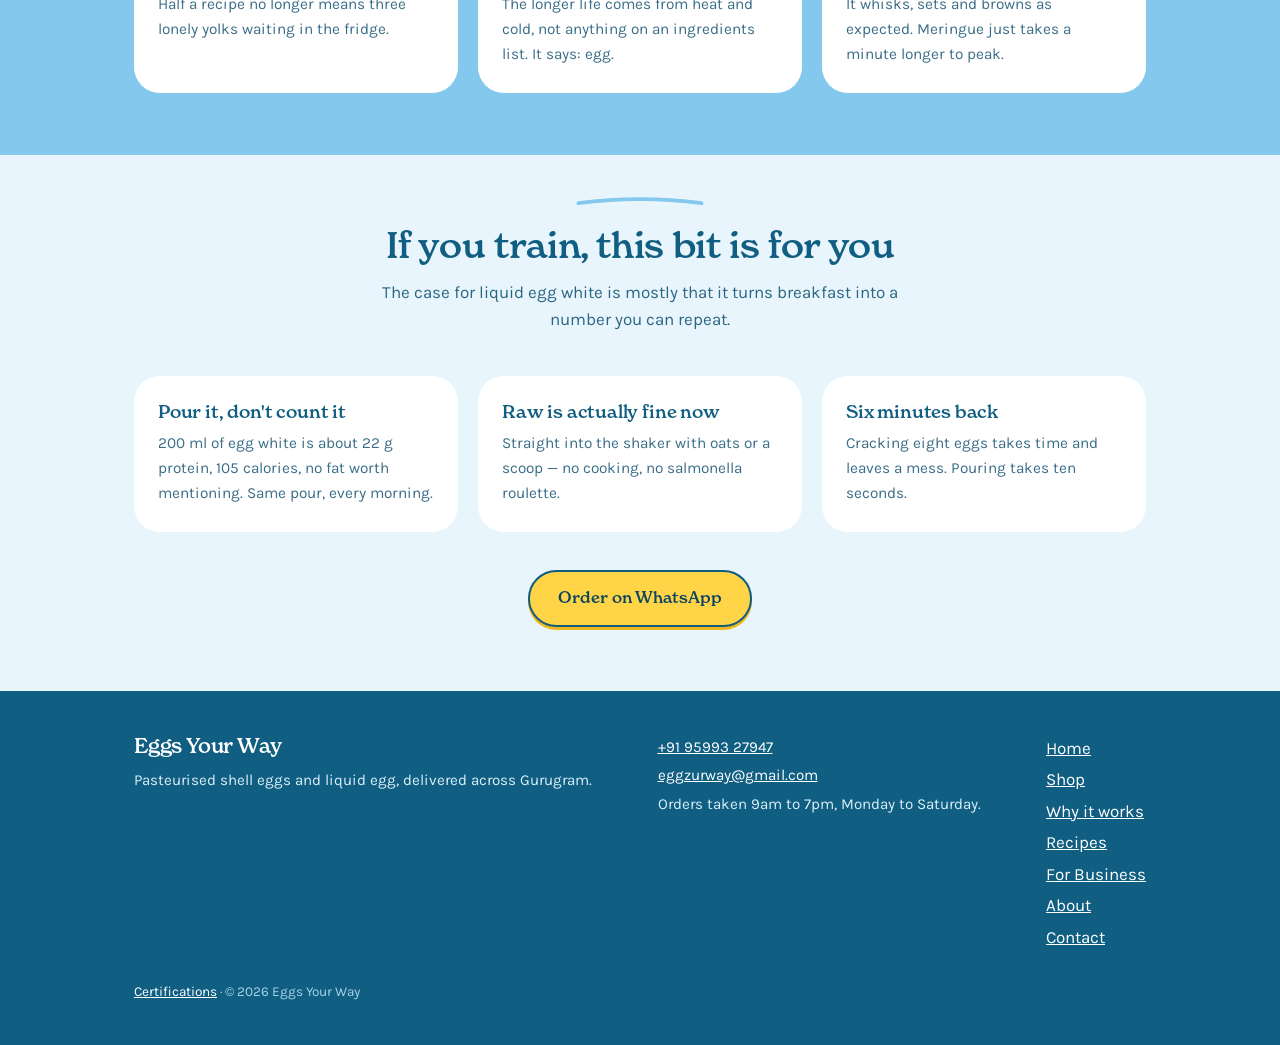
<file: why-it-works.html>
<!DOCTYPE html>
<html lang="en">
<head>
<meta charset="utf-8">
<meta name="viewport" content="width=device-width, initial-scale=1">
<title>Why it works — Eggs Your Way</title>
<meta name="description" content="How pasteurised shell eggs and liquid egg are made, why they keep longer, and what that means if you bake or track your macros.">
<link rel="icon" href="favicon.png">
<meta property="og:title" content="Why it works — Eggs Your Way">
<meta property="og:description" content="How pasteurised shell eggs and liquid egg are made, why they keep longer, and what that means if you bake or track your macros.">
<meta property="og:image" content="logo.png">
<link rel="preconnect" href="https://fonts.googleapis.com">
<link rel="preconnect" href="https://fonts.gstatic.com" crossorigin>
<link href="https://fonts.googleapis.com/css2?family=Karla:ital,wght@0,400;0,500;0,600;1,400&display=swap" rel="stylesheet">
<link rel="stylesheet" href="style.css">
</head>
<body>

<header class="bar">
  <div class="wrap bar-in">
    <a class="mark" href="index.html">
      <span>Eggs Your Way</span>
    </a>
    <nav>
      <a href="index.html">Home</a>
      <a href="shop.html">Shop</a>
      <a href="why-it-works.html" aria-current="page">Why it works</a>
      <a href="recipes.html">Recipes</a>
      <a href="business.html">For Business</a>
      <a href="about.html">About</a>
      <a href="contact.html">Contact</a>
    </nav>
  </div>
</header>

<main>

  <div class="sky-panel page-head">
    <div class="wrap">
      <h1>A warm bath, and nothing else</h1>
      <p>Pasteurising sounds industrial. It is mostly patience and a thermometer.</p>
    </div>
    <svg class="curve" viewBox="0 0 1440 100" preserveAspectRatio="none" aria-hidden="true">
      <path d="M0 26 C400 112 1040 112 1440 26 L1440 100 L0 100 Z" fill="#E9F5FC"/>
    </svg>
  </div>

  <section>
    <div class="wrap">
      <div class="head">
        <svg class="arc" viewBox="0 0 240 16" aria-hidden="true"><path d="M8 12 Q120 -3 232 12" fill="none" stroke="currentColor" stroke-width="7" stroke-linecap="round"/></svg>
        <h2>The whole trick is six degrees</h2>
        <p>An egg white sets at about 63&deg;C; salmonella gives up a bit below that. Hold the egg in that gap and one dies while the other stays liquid.</p>
      </div>
      <div class="temp">
        <div class="temp-bar">
          <div class="pin" style="left:47%"><b>57&deg;C</b><em>we hold it here, for about an hour</em></div>
          <div class="pin" style="left:82%"><b>63&deg;C</b><em>the white would start to cook</em></div>
        </div>
        <div class="temp-scale"><span>40&deg;C</span><span>55&deg;C</span><span>70&deg;C</span></div>
      </div>
    </div>
  </section>

  <section class="on-sky">
    <div class="wrap">
      <div class="head"><h2>Shell eggs, step by step</h2></div>
      <div class="steps">
        <div class="step"><div class="n">1</div><div>
          <h3>They arrive fresh and get graded</h3>
          <p>Eggs arrive from the farm, checked for cracks and washed. A cracked egg never makes the bath.</p>
        </div></div>
        <div class="step"><div class="n">2</div><div>
          <h3>Into the water</h3>
          <p>Held at 57&deg;C for about an hour, watched throughout &mdash; a couple of degrees either way is safe versus scrambled.</p>
        </div></div>
        <div class="step"><div class="n">3</div><div>
          <h3>Chilled straight down</h3>
          <p>Out of the bath and cooled fast, so it spends as little time as possible at temperatures bacteria like.</p>
        </div></div>
        <div class="step"><div class="n">4</div><div>
          <h3>Sealed, stamped, boxed</h3>
          <p>Marked so you can tell it apart from an ordinary egg, then trayed into cold storage.</p>
        </div></div>
      </div>
      <div class="photo-slot">
        <svg viewBox="0 0 24 24" fill="none" stroke="currentColor" stroke-width="2" stroke-linecap="round" stroke-linejoin="round" aria-hidden="true"><path d="M4 8h3l2-2h6l2 2h3v11H4z"/><circle cx="12" cy="13.5" r="3.5"/></svg>
        <b>Photo placeholder</b>
        <p>Add a real photo here &mdash; eggs going into the water bath, or trays coming out of it.</p>
      </div>
    </div>
  </section>

  <section>
    <div class="wrap">
      <div class="head">
        <svg class="arc" viewBox="0 0 240 16" aria-hidden="true"><path d="M8 12 Q120 -3 232 12" fill="none" stroke="currentColor" stroke-width="7" stroke-linecap="round"/></svg>
        <h2>Liquid egg, step by step</h2>
        <p>Same idea, different shape &mdash; out of the shell, it can be heated harder for much less time.</p>
      </div>
      <div class="steps">
        <div class="step"><div class="n">1</div><div>
          <h3>Cracked and separated</h3>
          <p>Machines crack and split whites from yolks, or keep them together for whole egg, filtering out shell fragments.</p>
        </div></div>
        <div class="step"><div class="n">2</div><div>
          <h3>Blended smooth</h3>
          <p>Mixed so every millilitre pours the same &mdash; no fishing a stray chalaza out of your batter.</p>
        </div></div>
        <div class="step"><div class="n">3</div><div>
          <h3>Through the pasteuriser</h3>
          <p>A few minutes at 60&ndash;64&deg;C in a continuous flow, then straight into a chiller &mdash; quick, since nothing travels through a shell.</p>
        </div></div>
        <div class="step"><div class="n">4</div><div>
          <h3>Filled and sealed cold</h3>
          <p>Packed into sealed pouches at low temperature, dated, and kept at 4&deg;C until it reaches you.</p>
        </div></div>
      </div>
      <div class="photo-slot">
        <svg viewBox="0 0 24 24" fill="none" stroke="currentColor" stroke-width="2" stroke-linecap="round" stroke-linejoin="round" aria-hidden="true"><path d="M4 8h3l2-2h6l2 2h3v11H4z"/><circle cx="12" cy="13.5" r="3.5"/></svg>
        <b>Photo placeholder</b>
        <p>Add a real photo here &mdash; the pasteuriser line, or liquid egg being poured into pouches.</p>
      </div>
    </div>
  </section>

  <section class="on-sky">
    <div class="wrap">
      <div class="head">
        <h2>Why it lasts longer</h2>
        <p>No preservatives &mdash; shelf life just comes from fewer bacteria to start and never letting the pack warm up.</p>
      </div>
      <div class="bars">
        <div class="bar-row">
          <div class="lab"><span>Eggs you crack yourself, in a bowl</span><span>use today</span></div>
          <div class="bar-track"><div class="bar-fill" style="width:6%"></div></div>
        </div>
        <div class="bar-row">
          <div class="lab"><span>Liquid egg, opened</span><span>a few days</span></div>
          <div class="bar-track"><div class="bar-fill" style="width:22%"></div></div>
        </div>
        <div class="bar-row">
          <div class="lab"><span>Liquid egg, sealed and chilled</span><span>weeks &mdash; see the pack</span></div>
          <div class="bar-track"><div class="bar-fill long" style="width:92%"></div></div>
        </div>
      </div>
      <div class="trio" style="margin-top:40px">
        <div class="card">
          <h3>Less waste at home</h3>
          <p>Half a recipe no longer means three lonely yolks waiting in the fridge.</p>
        </div>
        <div class="card">
          <h3>Nothing added</h3>
          <p>The longer life comes from heat and cold, not anything on an ingredients list. It says: egg.</p>
        </div>
        <div class="card">
          <h3>Same egg, same cooking</h3>
          <p>It whisks, sets and browns as expected. Meringue just takes a minute longer to peak.</p>
        </div>
      </div>
    </div>
  </section>

  <section>
    <div class="wrap">
      <div class="head">
        <svg class="arc" viewBox="0 0 240 16" aria-hidden="true"><path d="M8 12 Q120 -3 232 12" fill="none" stroke="currentColor" stroke-width="7" stroke-linecap="round"/></svg>
        <h2>If you train, this bit is for you</h2>
        <p>The case for liquid egg white is mostly that it turns breakfast into a number you can repeat.</p>
      </div>
      <div class="trio">
        <div class="card">
          <h3>Pour it, don't count it</h3>
          <p>200 ml of egg white is about 22 g protein, 105 calories, no fat worth mentioning. Same pour, every morning.</p>
        </div>
        <div class="card">
          <h3>Raw is actually fine now</h3>
          <p>Straight into the shaker with oats or a scoop &mdash; no cooking, no salmonella roulette.</p>
        </div>
        <div class="card">
          <h3>Six minutes back</h3>
          <p>Cracking eight eggs takes time and leaves a mess. Pouring takes ten seconds.</p>
        </div>
      </div>
      <div style="text-align:center;margin-top:38px">
        <a class="btn btn-yolk" href="https://wa.me/919599327947?text=Hi%21%20I%27d%20like%20to%20order%20eggs." target="_blank" rel="noopener">Order on WhatsApp</a>
      </div>
    </div>
  </section>
</main>

<footer>
  <div class="wrap foot-in">
    <div>
      <h3>Eggs Your Way</h3>
      <p>Pasteurised shell eggs and liquid egg, delivered across Gurugram.</p>
    </div>
    <div>
      <p><a href="https://wa.me/919599327947">+91 95993 27947</a></p>
      <p><a href="mailto:eggzurway@gmail.com">eggzurway@gmail.com</a></p>
      <p>Orders taken 9am to 7pm, Monday to Saturday.</p>
    </div>
    <nav>
      <a href="index.html">Home</a>
      <a href="shop.html">Shop</a>
      <a href="why-it-works.html">Why it works</a>
      <a href="recipes.html">Recipes</a>
      <a href="business.html">For Business</a>
      <a href="about.html">About</a>
      <a href="contact.html">Contact</a>
    </nav>
  </div>
  <div class="wrap"><p class="foot-note"><a href="about.html#certifications">Certifications</a> &middot; &copy; <span id="yr">2026</span> Eggs Your Way</p></div>
</footer>
<script>document.getElementById('yr').textContent=new Date().getFullYear();</script>

</body>
</html>
</file>
<file: style.css>
/* Eggs Your Way — shared styles.
   Colours sampled from the logo. Change them here, they change everywhere. */

@font-face{
  font-family:"New Spirit";
  src:url("fonts/NewSpirit-Regular.otf") format("opentype");
  font-weight:400;font-style:normal;font-display:swap;
}
@font-face{
  font-family:"New Spirit";
  src:url("fonts/NewSpirit-Medium.otf") format("opentype");
  font-weight:500;font-style:normal;font-display:swap;
}
@font-face{
  font-family:"New Spirit";
  src:url("fonts/NewSpirit-SemiBold.otf") format("opentype");
  font-weight:600;font-style:normal;font-display:swap;
}

:root{
  --sky:#84C8EE;
  --sky-pale:#E9F5FC;
  --sky-mid:#C4E4F6;
  --teal:#105E82;
  --ink:#0B4560;
  --body-ink:#3a6d87;
  --yolk:#FFD447;
  --yolk-deep:#F0B71E;
  --shell:#FFFFFF;
  --wrap:1060px;
  --display:"New Spirit","Trebuchet MS",system-ui,sans-serif;
  --body:"Karla","Helvetica Neue",Arial,sans-serif;
}

*,*::before,*::after{box-sizing:border-box;}
html{scroll-behavior:smooth;}
body{
  margin:0;background:var(--sky-pale);color:var(--ink);
  font-family:var(--body);font-size:17px;line-height:1.62;
  -webkit-font-smoothing:antialiased;
}
h1,h2,h3{font-family:var(--display);font-weight:500;line-height:1.14;letter-spacing:-.01em;margin:0;}
p{margin:0;}
a{color:inherit;}
img,svg{display:block;max-width:100%;}
:focus-visible{outline:3px solid var(--teal);outline-offset:3px;border-radius:4px;}
.wrap{width:100%;max-width:var(--wrap);margin:0 auto;padding:0 24px;}

/* ---------- top bar ---------- */
.bar{position:sticky;top:0;z-index:20;background:var(--sky);}
.bar-in{display:flex;align-items:center;gap:20px;height:66px;}
.mark{display:flex;align-items:center;gap:10px;text-decoration:none;margin-right:auto;}
.mark span{font-family:var(--display);font-size:19px;color:var(--ink);}
.bar nav{display:flex;gap:16px;align-items:center;overflow-x:auto;scrollbar-width:none;}
.bar nav::-webkit-scrollbar{display:none;}
.bar nav a{
  font-size:14.5px;font-weight:500;color:var(--ink);text-decoration:none;
  padding:6px 0;border-bottom:2px solid transparent;white-space:nowrap;flex-shrink:0;
}
.bar nav a:hover{border-bottom-color:var(--ink);}
.bar nav a[aria-current="page"]{border-bottom-color:var(--ink);}
@media (max-width:900px){
  .bar-in{height:60px;gap:12px;}
  .bar nav{gap:13px;}
  .bar nav a{font-size:14px;}
}

/* ---------- sky panels ---------- */
.sky-panel{background:var(--sky);position:relative;text-align:center;}
.curve{width:100%;height:80px;}
@media (max-width:640px){.curve{height:48px;}}

/* home hero */
.hero{padding:14px 0 0;}
.hero-logo{height:clamp(240px,38vh,340px);width:auto;margin:0 auto 11px;animation:settle .7s cubic-bezier(.2,.9,.3,1) both;}
.hero h1{font-size:clamp(2.1rem,6.2vw,3.5rem);color:var(--teal);max-width:15ch;margin:0 auto;
  animation:rise .7s .18s cubic-bezier(.2,.9,.3,1) both;}
.hero-cta{display:flex;gap:14px;justify-content:center;flex-wrap:wrap;margin:30px 0 0;
  animation:rise .7s .3s cubic-bezier(.2,.9,.3,1) both;}
.hero .curve{margin-top:44px;}
@media (max-width:640px){.hero .curve{margin-top:32px;}}

/* inner-page header */
.page-head{padding:46px 0 0;}
.page-head h1{font-size:clamp(1.9rem,5.4vw,3rem);color:var(--teal);max-width:18ch;margin:0 auto;}
.page-head p{margin:16px auto 0;max-width:46ch;font-size:1.05rem;color:var(--ink);}
.page-head .curve{margin-top:40px;}

@keyframes settle{from{opacity:0;transform:scale(.9) translateY(-8px);}to{opacity:1;transform:none;}}
@keyframes rise{from{opacity:0;transform:translateY(14px);}to{opacity:1;transform:none;}}

/* ---------- buttons ---------- */
.btn{
  display:inline-block;font-family:var(--display);font-size:1.02rem;font-weight:500;
  padding:13px 28px;border-radius:999px;text-decoration:none;border:2px solid var(--teal);
  cursor:pointer;transition:transform .16s ease,background-color .16s ease;
}
.btn-yolk{background:var(--yolk);color:var(--ink);box-shadow:0 3px 0 var(--yolk-deep);}
.btn-yolk:hover{background:#ffdd6b;transform:translateY(-2px);}
.btn-plain{background:transparent;color:var(--ink);border-color:var(--ink);}
.btn-plain:hover{background:rgba(255,255,255,.45);}

/* ---------- sections ---------- */
section{padding:38px 0 64px;scroll-margin-top:84px;}
.head{text-align:center;max-width:54ch;margin:0 auto 42px;}
.head h2{font-size:clamp(1.6rem,3.8vw,2.3rem);color:var(--teal);}
.head p{margin-top:12px;color:#2a6683;}
.arc{width:132px;height:16px;color:var(--sky);margin:0 auto 16px;}
.on-sky{background:var(--sky);padding:56px 0 62px;}
.on-sky .head h2{color:var(--teal);}
.on-sky .head p{color:var(--ink);}

/* ---------- product row ---------- */
.range{display:grid;grid-template-columns:repeat(4,1fr);gap:18px;}
@media (max-width:880px){.range{grid-template-columns:repeat(2,1fr);}}
@media (max-width:460px){.range{grid-template-columns:1fr;}}
.egg-card{
  background:var(--shell);border:2px solid var(--sky-mid);
  border-radius:110px 110px 22px 22px;padding:26px 20px 24px;text-align:center;
}
.egg-card svg{width:78px;height:78px;margin:0 auto 14px;}
.egg-card h3{font-size:1.16rem;color:var(--teal);}
.egg-card p{font-size:.94rem;margin-top:9px;color:var(--body-ink);line-height:1.55;}
.egg-card .btn{margin-top:14px;}

/* ---------- plain card grid ---------- */
.trio{display:grid;grid-template-columns:repeat(3,1fr);gap:20px;}
@media (max-width:820px){.trio{grid-template-columns:1fr;}}
.card{background:var(--shell);border-radius:26px;padding:26px 24px;}
.card h3{font-size:1.14rem;color:var(--teal);margin-bottom:9px;}
.card p{font-size:.96rem;color:var(--body-ink);}
.card p + p{margin-top:10px;}
.card .cite{font-size:.85rem;font-weight:600;color:var(--teal);}

/* ---------- converter ---------- */
.calc{
  background:var(--shell);border:2px solid var(--sky-mid);border-radius:32px;
  padding:34px 30px;display:grid;grid-template-columns:1fr 1fr;gap:34px;align-items:center;
}
@media (max-width:760px){.calc{grid-template-columns:1fr;gap:26px;padding:28px 22px;}}
.calc label{display:block;font-size:.92rem;font-weight:600;margin-bottom:8px;color:#2a6683;}
.stepper{display:flex;align-items:center;gap:12px;}
.stepper button{
  width:44px;height:44px;border-radius:50%;border:2px solid var(--teal);
  background:var(--sky-pale);color:var(--teal);font-size:1.5rem;line-height:1;
  font-family:var(--display);cursor:pointer;transition:background-color .15s ease;
}
.stepper button:hover{background:var(--sky-mid);}
.stepper input{
  width:74px;height:46px;text-align:center;font-family:var(--display);font-size:1.35rem;
  color:var(--ink);border:2px solid var(--sky-mid);border-radius:14px;background:#fff;
  -moz-appearance:textfield;appearance:textfield;
}
.stepper input::-webkit-outer-spin-button,
.stepper input::-webkit-inner-spin-button{-webkit-appearance:none;margin:0;}
.calc select{
  width:100%;padding:12px 14px;font-family:var(--body);font-size:1rem;color:var(--ink);
  border:2px solid var(--sky-mid);border-radius:14px;background:#fff;
}
.readout{text-align:center;}
.readout .amount{font-family:var(--display);font-size:clamp(2.4rem,7vw,3.4rem);
  color:var(--teal);line-height:1;display:inline-block;}
.readout .amount.pop{animation:pop .34s cubic-bezier(.3,1.4,.5,1);}
@keyframes pop{0%{transform:scale(.86);}60%{transform:scale(1.06);}100%{transform:scale(1);}}
.readout .caption{font-size:.95rem;color:var(--body-ink);margin-top:10px;}
.macros{display:flex;gap:10px;justify-content:center;margin-top:18px;flex-wrap:wrap;}
.macros span{background:var(--sky-pale);border-radius:999px;padding:6px 15px;
  font-size:.9rem;font-weight:600;color:var(--ink);}
.dots{display:flex;flex-wrap:wrap;gap:7px;justify-content:center;margin-top:16px;min-height:22px;}
.dots i{width:15px;height:20px;background:var(--yolk);
  border-radius:50% 50% 50% 50%/62% 62% 38% 38%;display:block;}
.footnote{text-align:center;font-size:.88rem;color:#4c7d95;margin-top:18px;}

/* ---------- made for ---------- */
.for-grid{display:grid;grid-template-columns:repeat(4,1fr);gap:16px;}
.for-grid.three{grid-template-columns:repeat(3,1fr);}
@media (max-width:880px){
  .for-grid{grid-template-columns:repeat(2,1fr);}
  .for-grid.three{grid-template-columns:repeat(2,1fr);}
}
@media (max-width:440px){.for-grid{grid-template-columns:1fr;}}
.for-item{text-align:center;padding:8px 6px;}
.for-item .blob{
  width:56px;height:66px;margin:0 auto 14px;background:var(--yolk);
  border-radius:50% 50% 50% 50%/62% 62% 38% 38%;display:grid;place-items:center;
}
.for-item .blob svg{width:27px;height:27px;color:var(--teal);}
.for-item h3{font-size:1.05rem;color:var(--teal);}
.for-item p{font-size:.9rem;color:var(--body-ink);margin-top:6px;}

/* ---------- temperature scale (process page) ---------- */
.temp{max-width:640px;margin:0 auto;}
.temp-bar{position:relative;height:20px;border-radius:999px;margin:96px 0 8px;
  background:linear-gradient(90deg,var(--sky-mid),var(--yolk) 62%,#EE8C5B);}
.pin{position:absolute;bottom:100%;transform:translateX(-50%);text-align:center;
  width:132px;padding-bottom:30px;}
.pin b{display:block;font-family:var(--display);font-size:1.28rem;color:var(--teal);}
.pin em{display:block;font-style:normal;font-size:.8rem;line-height:1.35;color:var(--body-ink);}
.pin::after{content:"";position:absolute;left:50%;bottom:2px;width:3px;height:26px;
  background:var(--teal);transform:translateX(-50%);border-radius:2px;}
.temp-scale{display:flex;justify-content:space-between;font-size:.82rem;color:#4c7d95;}
@media (max-width:560px){
  .temp-bar{margin-top:112px;}
  .pin{width:100px;padding-bottom:26px;}
  .pin b{font-size:1.05rem;}
  .pin em{font-size:.72rem;}
  .pin::after{height:22px;}
}

/* ---------- steps (process page) ---------- */
.steps{display:grid;gap:18px;}
.step{display:grid;grid-template-columns:64px 1fr;gap:20px;align-items:start;
  background:var(--shell);border-radius:26px;padding:22px 24px;}
.step .n{
  width:52px;height:62px;background:var(--yolk);border-radius:50% 50% 50% 50%/62% 62% 38% 38%;
  display:grid;place-items:center;font-family:var(--display);font-size:1.3rem;color:var(--ink);
}
.step h3{font-size:1.12rem;color:var(--teal);margin-bottom:7px;}
.step p{font-size:.96rem;color:var(--body-ink);}
@media (max-width:520px){
  .step{grid-template-columns:1fr;gap:12px;padding:20px;}
}

/* ---------- two-column prose (about) ---------- */
.duo{display:grid;grid-template-columns:1fr 1fr;gap:26px;align-items:start;}
@media (max-width:760px){.duo{grid-template-columns:1fr;}}
.prose p{color:var(--body-ink);}
.prose p + p{margin-top:14px;}
.prose h3{font-size:1.2rem;color:var(--teal);margin-bottom:10px;}

/* ---------- shelf-life comparison ---------- */
.bars{max-width:620px;margin:0 auto;display:grid;gap:16px;}
.bar-row{display:grid;grid-template-columns:1fr;gap:6px;}
.bar-row .lab{display:flex;justify-content:space-between;font-size:.94rem;color:var(--ink);
  font-weight:600;gap:12px;}
.bar-track{height:26px;background:var(--sky-pale);border-radius:999px;overflow:hidden;
  border:2px solid var(--sky-mid);}
.bar-fill{height:100%;background:var(--sky-mid);border-radius:999px;}
.bar-fill.long{background:var(--yolk);}

/* ---------- contact form ---------- */
.form{background:var(--shell);border:2px solid var(--sky-mid);border-radius:32px;
  padding:32px 30px;max-width:620px;margin:0 auto;}
@media (max-width:560px){.form{padding:26px 20px;}}
.field{margin-bottom:18px;}
.field label{display:block;font-size:.92rem;font-weight:600;margin-bottom:7px;color:#2a6683;}
.field input,.field select,.field textarea{
  width:100%;padding:12px 14px;font-family:var(--body);font-size:1rem;color:var(--ink);
  border:2px solid var(--sky-mid);border-radius:14px;background:#fff;
}
.field textarea{min-height:104px;resize:vertical;}
.form .btn{width:100%;text-align:center;}
.contact-lines{display:grid;gap:8px;margin-top:26px;text-align:center;font-size:1rem;}
.contact-lines a{font-weight:600;}

/* ---------- animated egg (home) ---------- */
.egg-band{text-align:center;}
.egg-anim{width:198px;height:180px;margin:0 auto;overflow:visible;}
.egg-anim svg{width:100%;height:100%;overflow:visible;}
.egg-caption{margin-top:16px;font-size:1rem;font-weight:500;color:var(--ink);}

.egg-anim .bubble{fill:#FFEFA8;opacity:0;}
.egg-anim .wave-group{transform:translate(136px,178px);}
.egg-anim .yolk{transform-origin:136px 118px;}

.egg-anim.in-view .wave-group{
  animation:egg-fill 2.4s cubic-bezier(.33,.86,.4,1) .2s forwards;
}
.egg-anim.in-view .yolk{
  animation:egg-bounce .9s ease-out 2.6s forwards;
}
.egg-anim.in-view .wave-back{
  animation:wave-slide-left 3.2s linear .2s infinite;
}
.egg-anim.in-view .wave-front{
  animation:wave-slide-right 2.4s linear .2s infinite;
}
.egg-anim.in-view .bubble:nth-of-type(1){animation:bubble-rise 1.5s .6s ease-out forwards;}
.egg-anim.in-view .bubble:nth-of-type(2){animation:bubble-rise 1.4s 1.1s ease-out forwards;}
.egg-anim.in-view .bubble:nth-of-type(3){animation:bubble-rise 1.6s 1.6s ease-out forwards;}
.egg-anim.in-view .bubble:nth-of-type(4){animation:bubble-rise 1.3s 2.0s ease-out forwards;}

@keyframes egg-fill{
  0%{transform:translate(136px,178px);}
  100%{transform:translate(136px,60px);}
}
@keyframes egg-bounce{
  0%{transform:scale(1,1);}
  35%{transform:scale(1.07,.9);}
  65%{transform:scale(.96,1.05);}
  100%{transform:scale(1,1);}
}
@keyframes wave-slide-left{
  from{transform:translateX(0);}
  to{transform:translateX(-40px);}
}
@keyframes wave-slide-right{
  from{transform:translateX(0);}
  to{transform:translateX(40px);}
}
@keyframes bubble-rise{
  0%{opacity:0;transform:translateY(0);}
  20%{opacity:.9;}
  100%{opacity:0;transform:translateY(-58px);}
}

/* ---------- photo placeholder (process / shop pages) ---------- */
.photo-slot{
  margin-top:22px;border:2px dashed var(--sky-mid);border-radius:26px;
  background:var(--sky-pale);padding:36px 24px;text-align:center;
  display:flex;flex-direction:column;align-items:center;gap:8px;
}
.photo-slot svg{width:34px;height:34px;color:#84C8EE;}
.photo-slot b{display:block;font-family:var(--display);font-size:1rem;color:var(--teal);}
.photo-slot p{font-size:.9rem;color:#4c7d95;max-width:38ch;margin:2px auto 0;}

/* ---------- product visual (shop page) ---------- */
.product-visual{display:flex;flex-direction:column;align-items:center;gap:6px;margin-bottom:8px;}
.product-visual svg{width:64px;height:64px;}
.product-visual p{font-size:.78rem;color:#4c7d95;margin:0;}

/* ---------- footer ---------- */
footer{background:var(--teal);color:#dcf0fa;padding:44px 0 38px;}
.foot-in{display:flex;flex-wrap:wrap;gap:26px;align-items:flex-start;justify-content:space-between;}
footer h3{font-family:var(--display);font-size:1.3rem;color:#fff;margin-bottom:10px;}
footer a{color:#fff;}
footer p{font-size:.95rem;margin-bottom:4px;}
footer nav{display:grid;gap:4px;}
.foot-note{margin-top:30px;font-size:.85rem;color:#a9d4e8;}

@media (prefers-reduced-motion:reduce){
  html{scroll-behavior:auto;}
  *,*::before,*::after{animation-duration:.01ms !important;animation-iteration-count:1 !important;
    transition-duration:.01ms !important;}
  .egg-anim .wave-group{transform:translate(136px,60px) !important;animation:none !important;}
  .egg-anim .wave-back,.egg-anim .wave-front{animation:none !important;transform:translateX(0) !important;}
  .egg-anim .yolk{animation:none !important;transform:none !important;}
  .egg-anim .bubble{animation:none !important;opacity:0 !important;}
}
</file>
